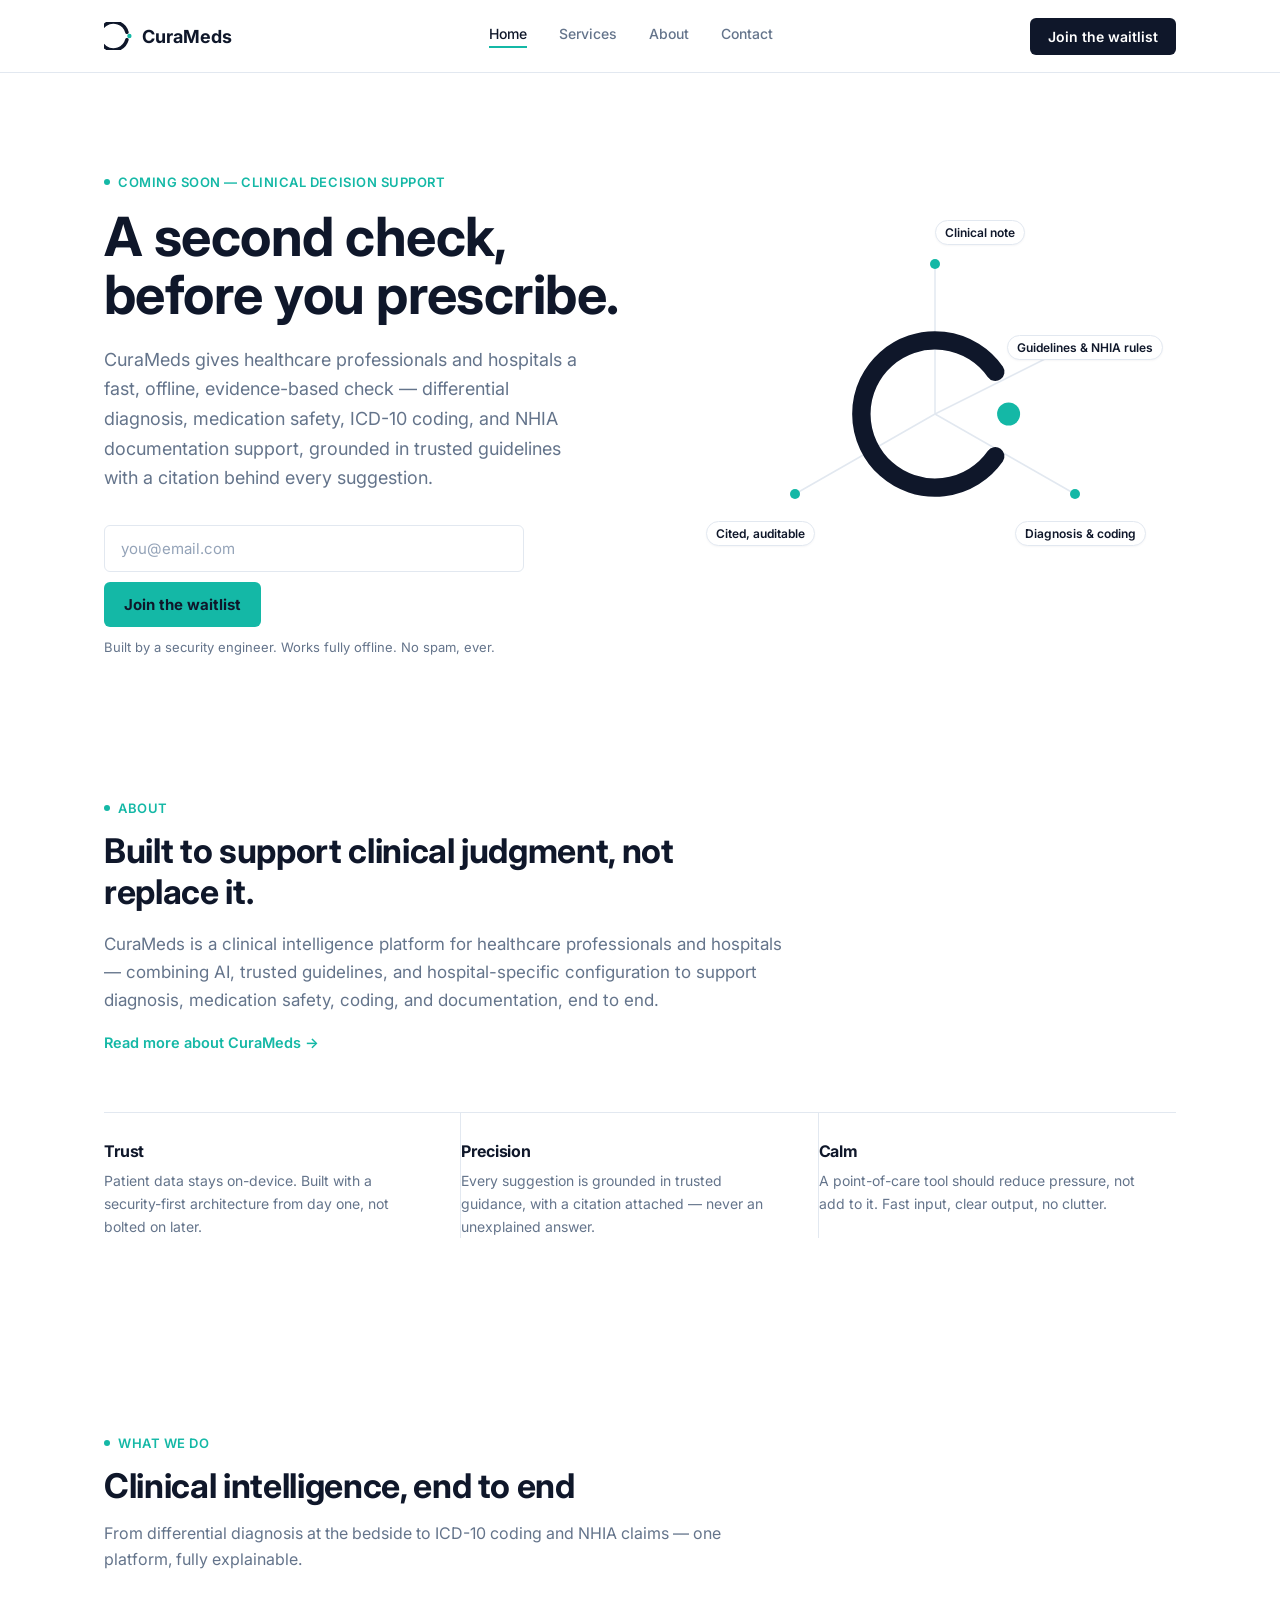
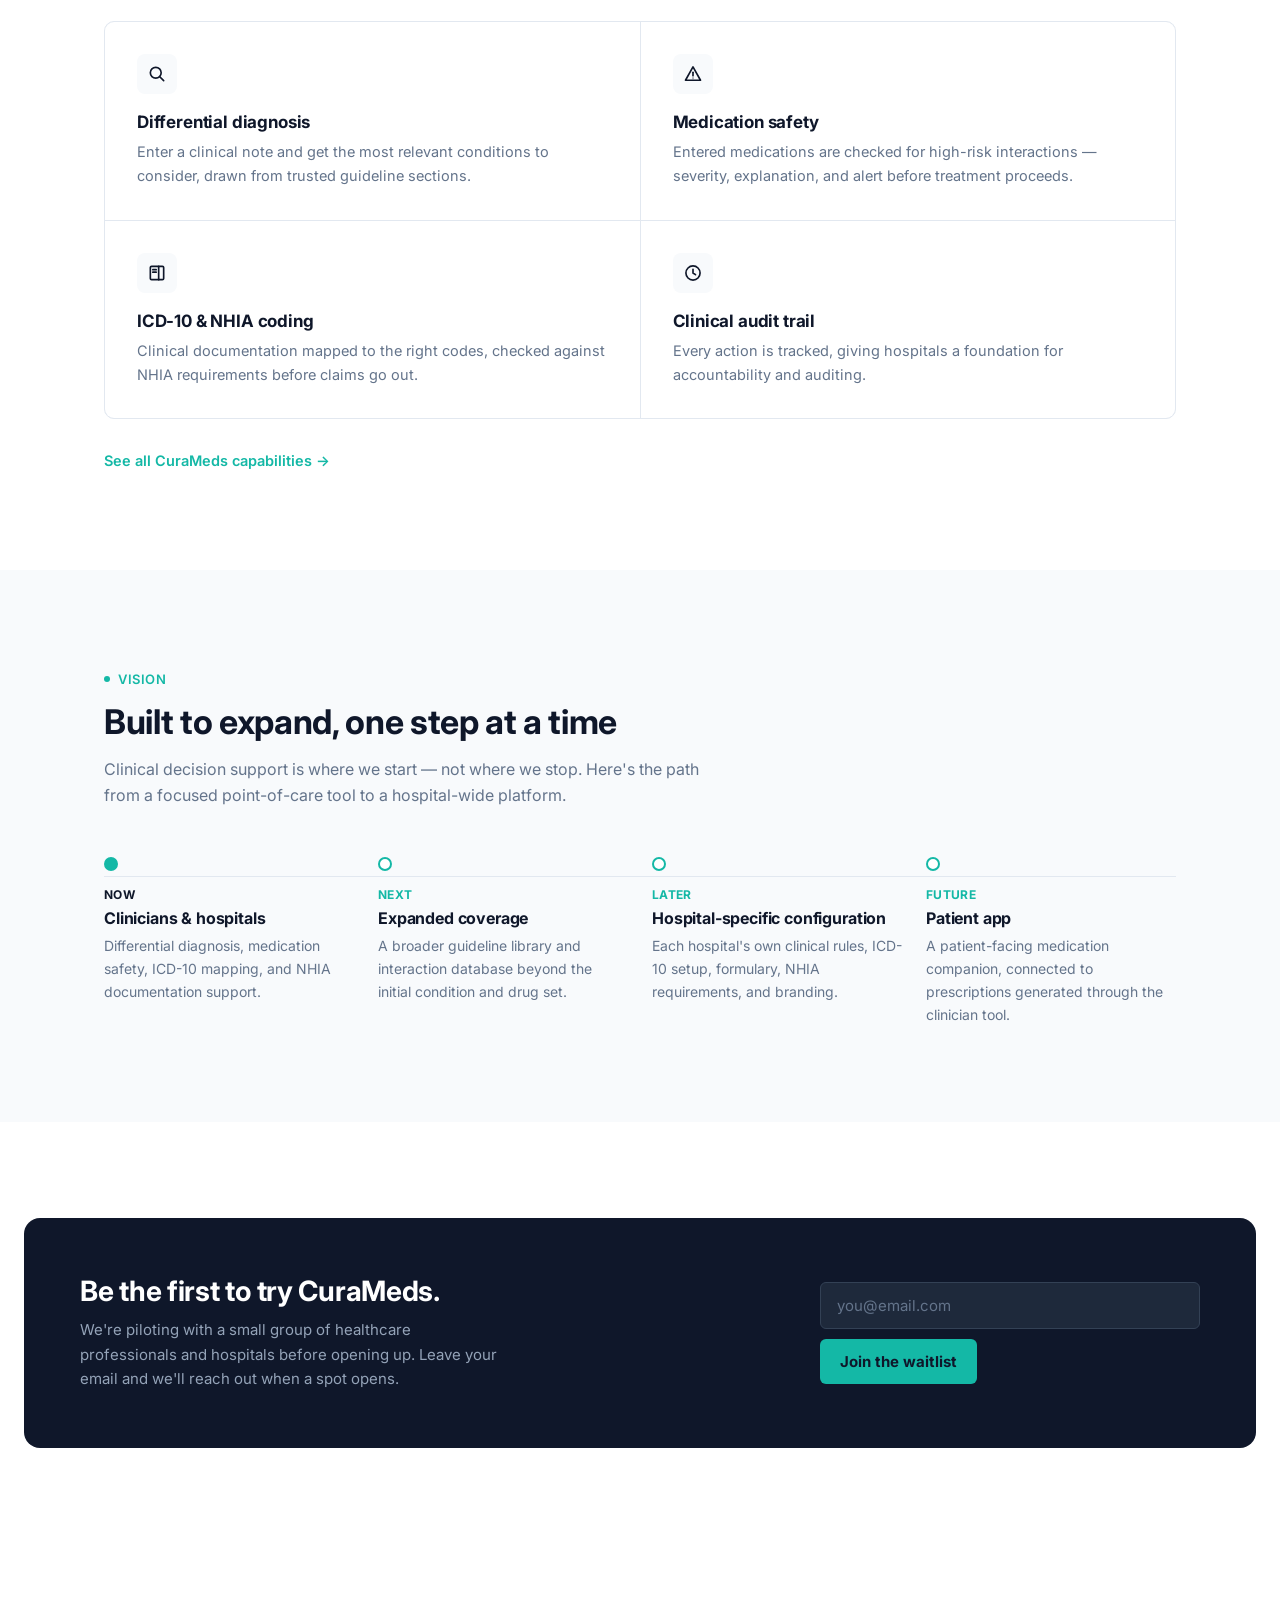
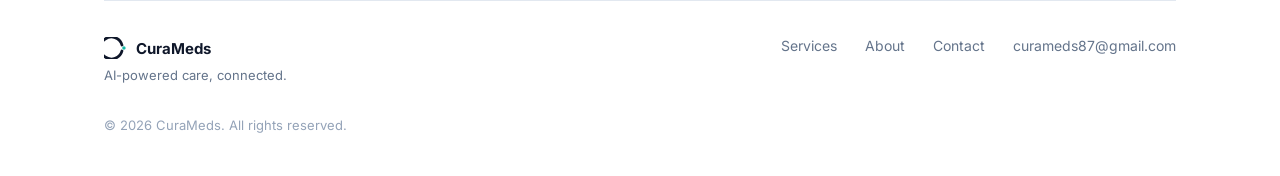
<file: index.html>
<!DOCTYPE html>
<html lang="en">
<head>
<meta charset="UTF-8">
<meta name="viewport" content="width=device-width, initial-scale=1.0">
<title>CuraMeds — Clinical Intelligence for Hospitals</title>
<link rel="preconnect" href="https://fonts.googleapis.com">
<link rel="preconnect" href="https://fonts.gstatic.com" crossorigin>
<link href="https://fonts.googleapis.com/css2?family=Inter:wght@400;500;600;700;800&display=swap" rel="stylesheet">
<link rel="stylesheet" href="styles.css">
</head>
<body>

<header class="site">
  <div class="wrap navrow">
    <a class="brand" href="index.html" aria-label="CuraMeds home">
      <svg viewBox="0 0 128 128" fill="none" xmlns="http://www.w3.org/2000/svg" aria-hidden="true">
        <path d="M104.8,46.6 A64,64 0 1 0 104.8,81.4" stroke="#0F172A" stroke-width="16" stroke-linecap="round" fill="none"/>
        <circle cx="116" cy="64" r="10" fill="#14B8A6"/>
      </svg>
      <span>CuraMeds</span>
    </a>
    <nav class="links" aria-label="Primary">
      <a href="index.html" class="active">Home</a>
      <a href="services.html">Services</a>
      <a href="about.html">About</a>
      <a href="contact.html">Contact</a>
    </nav>
    <a class="navcta" href="#waitlist">Join the waitlist</a>
  </div>
</header>

<main id="top">

  <!-- HERO -->
  <section class="hero">
    <div class="wrap hero-grid">
      <div>
        <span class="eyebrow"><span class="dot"></span>Coming soon — clinical decision support</span>
        <h1>A second check, before you prescribe.</h1>
        <p class="lead">CuraMeds gives healthcare professionals and hospitals a fast, offline, evidence-based check — differential diagnosis, medication safety, ICD-10 coding, and NHIA documentation support, grounded in trusted guidelines with a citation behind every suggestion.</p>
        <form class="waitlist-form" id="heroForm">
          <input type="email" required placeholder="you@email.com" aria-label="Email address">
          <button class="btn-primary" type="submit">Join the waitlist</button>
        </form>
        <p class="form-note" id="heroNote">Built by a security engineer. Works fully offline. No spam, ever.</p>
        <p class="form-success" id="heroSuccess">You're on the list — we'll email you when the pilot opens.</p>
      </div>

      <div class="signature" aria-hidden="true">
        <svg class="sig-svg" viewBox="0 0 440 440" width="100%" height="100%">
          <line x1="220" y1="220" x2="220" y2="70" stroke="#E2E8F0" stroke-width="1.5"/>
          <line x1="220" y1="220" x2="360" y2="150" stroke="#E2E8F0" stroke-width="1.5"/>
          <line x1="220" y1="220" x2="360" y2="300" stroke="#E2E8F0" stroke-width="1.5"/>
          <line x1="220" y1="220" x2="80" y2="300" stroke="#E2E8F0" stroke-width="1.5"/>
          <g transform="translate(220,220) scale(1.15)">
            <path d="M52.4,-36.7 A64,64 0 1 0 52.4,36.7" fill="none" stroke="#0F172A" stroke-width="16" stroke-linecap="round"/>
            <circle cx="64" cy="0" r="10" fill="#14B8A6"/>
          </g>
          <circle cx="220" cy="70" r="5" fill="#14B8A6"/>
          <circle cx="360" cy="150" r="5" fill="#14B8A6"/>
          <circle cx="360" cy="300" r="5" fill="#14B8A6"/>
          <circle cx="80" cy="300" r="5" fill="#14B8A6"/>
        </svg>
        <span class="sig-caption" style="top:6%;left:50%;transform:translateX(-50%);">Clinical note</span>
        <span class="sig-caption" style="top:32%;right:-2%;">Guidelines &amp; NHIA rules</span>
        <span class="sig-caption" style="bottom:20%;right:2%;">Diagnosis &amp; coding</span>
        <span class="sig-caption" style="bottom:20%;left:-2%;">Cited, auditable</span>
      </div>
    </div>
  </section>

  <!-- ABOUT TEASER -->
  <section id="about">
    <div class="wrap">
      <div class="about-top">
        <span class="eyebrow"><span class="dot"></span>About</span>
        <h2 class="h2">Built to support clinical judgment, not replace it.</h2>
        <p style="margin-top:18px;">CuraMeds is a clinical intelligence platform for healthcare professionals and hospitals — combining AI, trusted guidelines, and hospital-specific configuration to support diagnosis, medication safety, coding, and documentation, end to end.</p>
        <p style="margin-top:14px;"><a class="text-link" href="about.html">Read more about CuraMeds &rarr;</a></p>
      </div>
      <div class="pillars">
        <div class="pillar">
          <h3>Trust</h3>
          <p>Patient data stays on-device. Built with a security-first architecture from day one, not bolted on later.</p>
        </div>
        <div class="pillar">
          <h3>Precision</h3>
          <p>Every suggestion is grounded in trusted guidance, with a citation attached — never an unexplained answer.</p>
        </div>
        <div class="pillar">
          <h3>Calm</h3>
          <p>A point-of-care tool should reduce pressure, not add to it. Fast input, clear output, no clutter.</p>
        </div>
      </div>
    </div>
  </section>

  <!-- SERVICES TEASER -->
  <section id="services-teaser">
    <div class="wrap">
      <div class="section-head">
        <span class="eyebrow"><span class="dot"></span>What we do</span>
        <h2>Clinical intelligence, end to end</h2>
        <p>From differential diagnosis at the bedside to ICD-10 coding and NHIA claims — one platform, fully explainable.</p>
      </div>
      <div class="feature-grid">
        <div class="feature">
          <div class="icon">
            <svg viewBox="0 0 24 24" fill="none" stroke-width="2" stroke-linecap="round" stroke-linejoin="round"><circle cx="10.5" cy="10.5" r="6.5"/><line x1="15.3" y1="15.3" x2="20" y2="20"/></svg>
          </div>
          <h3>Differential diagnosis</h3>
          <p>Enter a clinical note and get the most relevant conditions to consider, drawn from trusted guideline sections.</p>
        </div>
        <div class="feature">
          <div class="icon">
            <svg viewBox="0 0 24 24" fill="none" stroke-width="2" stroke-linecap="round" stroke-linejoin="round"><path d="M12 3.5 21 19.5H3Z"/><line x1="12" y1="10" x2="12" y2="14.2"/><circle cx="12" cy="17" r="0.15" fill="#0F172A" stroke="#0F172A"/></svg>
          </div>
          <h3>Medication safety</h3>
          <p>Entered medications are checked for high-risk interactions — severity, explanation, and alert before treatment proceeds.</p>
        </div>
        <div class="feature">
          <div class="icon">
            <svg viewBox="0 0 24 24" fill="none" stroke-width="2" stroke-linecap="round" stroke-linejoin="round"><path d="M4 5.5C4 4.7 4.7 4 5.5 4H14v16H5.5A1.5 1.5 0 0 1 4 18.5Z"/><path d="M14 4h4.5c.83 0 1.5.67 1.5 1.5v13c0 .83-.67 1.5-1.5 1.5H14"/><line x1="7" y1="8" x2="11" y2="8"/><line x1="7" y1="11" x2="11" y2="11"/></svg>
          </div>
          <h3>ICD-10 &amp; NHIA coding</h3>
          <p>Clinical documentation mapped to the right codes, checked against NHIA requirements before claims go out.</p>
        </div>
        <div class="feature">
          <div class="icon">
            <svg viewBox="0 0 24 24" fill="none" stroke-width="2" stroke-linecap="round" stroke-linejoin="round"><circle cx="12" cy="12" r="8.5"/><path d="M12 7.5V12l3 2"/></svg>
          </div>
          <h3>Clinical audit trail</h3>
          <p>Every action is tracked, giving hospitals a foundation for accountability and auditing.</p>
        </div>
      </div>
      <p style="margin-top:28px;"><a class="text-link" href="services.html">See all CuraMeds capabilities &rarr;</a></p>
    </div>
  </section>

  <!-- VISION -->
  <section id="vision" class="vision">
    <div class="wrap">
      <div class="section-head">
        <span class="eyebrow"><span class="dot"></span>Vision</span>
        <h2>Built to expand, one step at a time</h2>
        <p>Clinical decision support is where we start — not where we stop. Here's the path from a focused point-of-care tool to a hospital-wide platform.</p>
      </div>
      <div class="roadmap">
        <div class="roadmap-line"></div>
        <div class="roadmap-steps">
          <div class="step now">
            <div class="node"></div>
            <span class="tag">Now</span>
            <h3>Clinicians &amp; hospitals</h3>
            <p>Differential diagnosis, medication safety, ICD-10 mapping, and NHIA documentation support.</p>
          </div>
          <div class="step">
            <div class="node"></div>
            <span class="tag">Next</span>
            <h3>Expanded coverage</h3>
            <p>A broader guideline library and interaction database beyond the initial condition and drug set.</p>
          </div>
          <div class="step">
            <div class="node"></div>
            <span class="tag">Later</span>
            <h3>Hospital-specific configuration</h3>
            <p>Each hospital's own clinical rules, ICD-10 setup, formulary, NHIA requirements, and branding.</p>
          </div>
          <div class="step">
            <div class="node"></div>
            <span class="tag">Future</span>
            <h3>Patient app</h3>
            <p>A patient-facing medication companion, connected to prescriptions generated through the clinician tool.</p>
          </div>
        </div>
      </div>
    </div>
  </section>

  <!-- WAITLIST -->
  <section id="waitlist">
    <div class="cta-band">
      <div class="cta-inner">
        <div>
          <h2>Be the first to try CuraMeds.</h2>
          <p>We're piloting with a small group of healthcare professionals and hospitals before opening up. Leave your email and we'll reach out when a spot opens.</p>
        </div>
        <form class="cta-form" id="ctaForm">
          <input type="email" required placeholder="you@email.com" aria-label="Email address">
          <button class="btn-primary" type="submit">Join the waitlist</button>
        </form>
      </div>
    </div>
  </section>

</main>

<footer>
  <div class="wrap">
    <div class="foot-grid">
      <div>
        <div class="foot-brand">
          <svg viewBox="0 0 128 128" fill="none" xmlns="http://www.w3.org/2000/svg" aria-hidden="true">
            <path d="M104.8,46.6 A64,64 0 1 0 104.8,81.4" stroke="#0F172A" stroke-width="16" stroke-linecap="round" fill="none"/>
            <circle cx="116" cy="64" r="10" fill="#14B8A6"/>
          </svg>
          <span>CuraMeds</span>
        </div>
        <p class="foot-tag">AI-powered care, connected.</p>
      </div>
      <div class="foot-links">
        <a href="services.html">Services</a>
        <a href="about.html">About</a>
        <a href="contact.html">Contact</a>
        <a href="mailto:curameds87@gmail.com">curameds87@gmail.com</a>
      </div>
    </div>
    <p class="foot-copy">&copy; 2026 CuraMeds. All rights reserved.</p>
  </div>
</footer>

<script>
  function handleWaitlist(formId, noteId, successId){
    var form = document.getElementById(formId);
    if(!form) return;
    form.addEventListener('submit', function(e){
      e.preventDefault();
      form.style.display = 'none';
      if(noteId){ var n = document.getElementById(noteId); if(n) n.style.display = 'none'; }
      if(successId){ var s = document.getElementById(successId); if(s) s.style.display = 'block'; }
      else {
        var msg = document.createElement('p');
        msg.textContent = "You're on the list — we'll email you when the pilot opens.";
        msg.style.color = '#0d9488';
        msg.style.fontWeight = '600';
        msg.style.fontSize = '14px';
        msg.style.marginTop = '10px';
        form.parentNode.appendChild(msg);
      }
    });
  }
  handleWaitlist('heroForm','heroNote','heroSuccess');
  handleWaitlist('ctaForm', null, null);
</script>

</body>
</html>
</file>
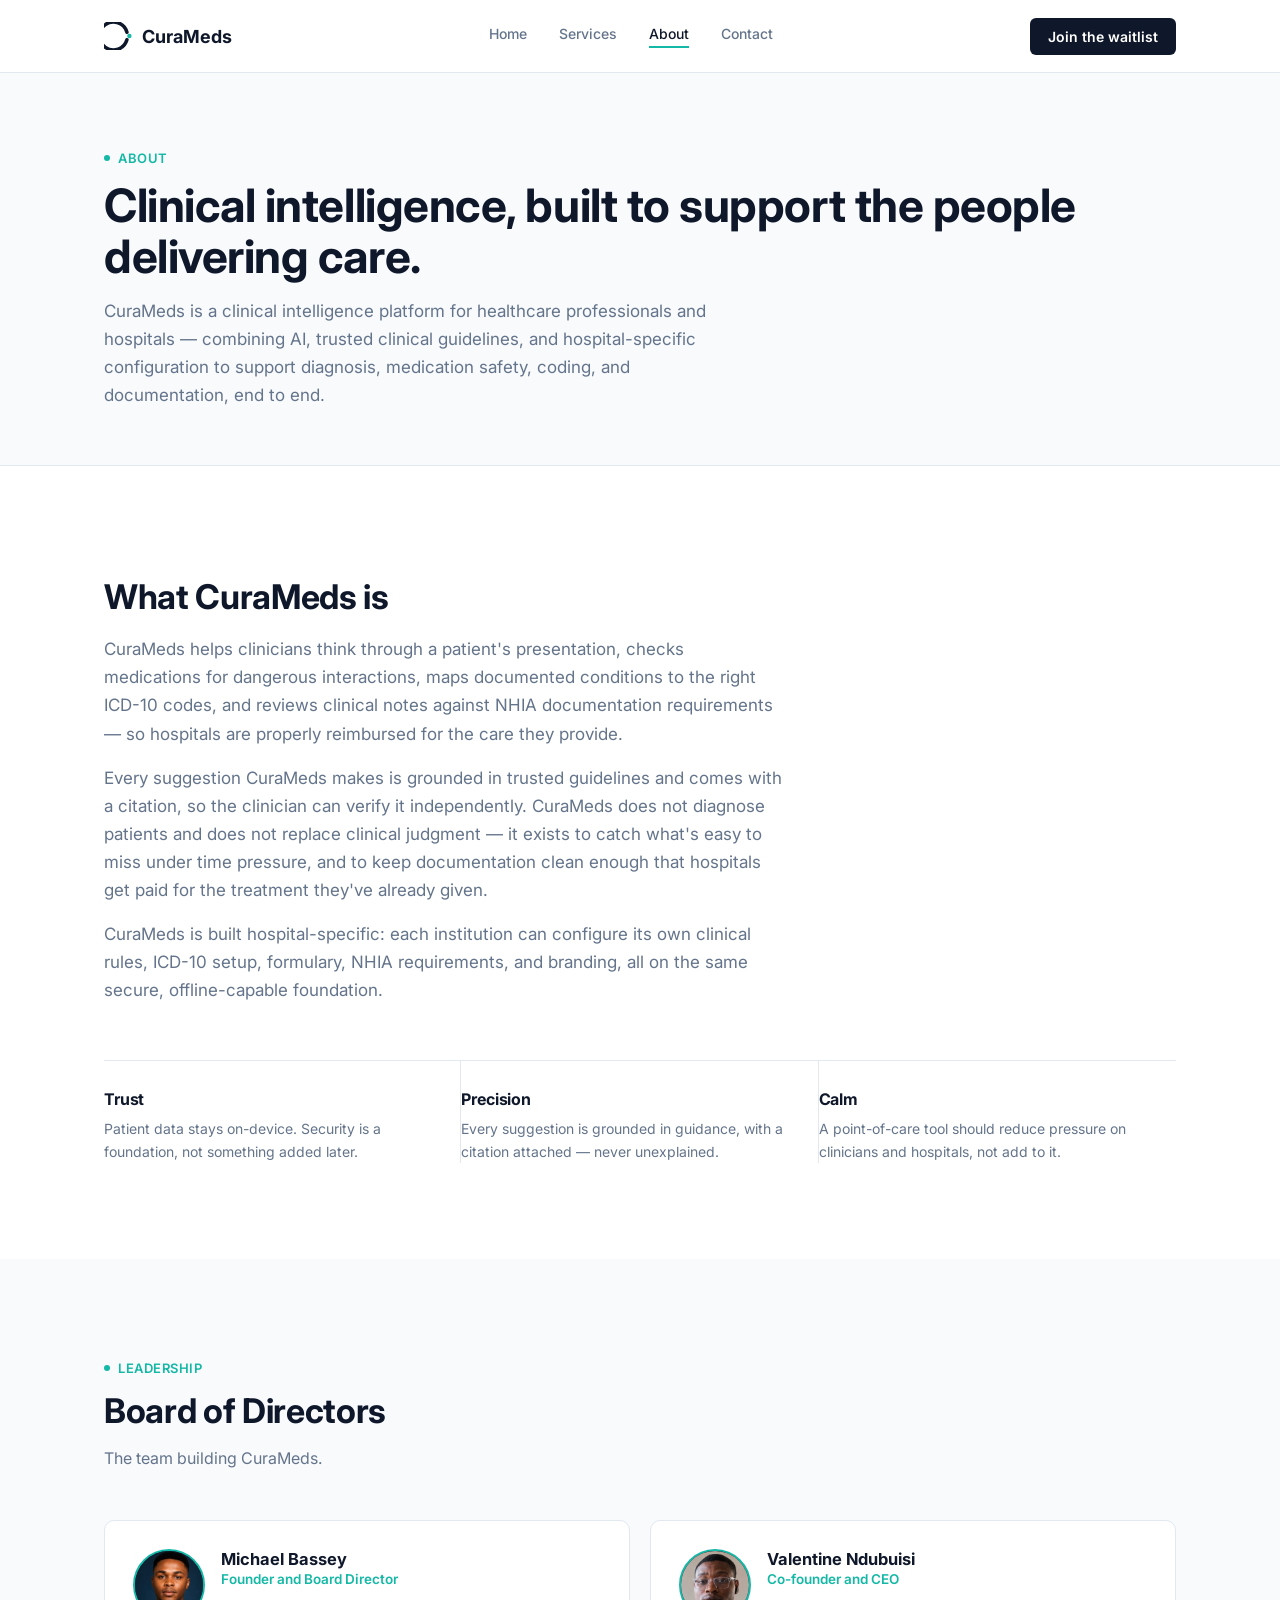
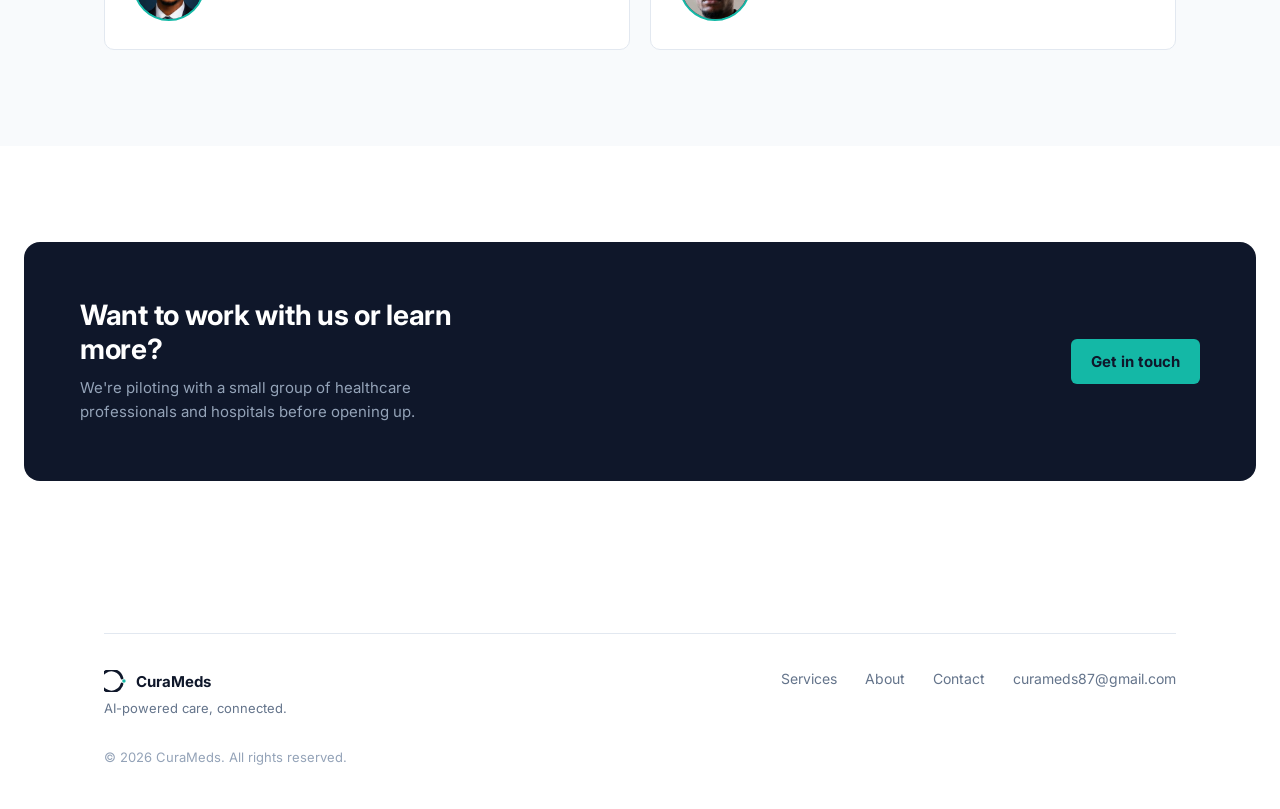
<file: about.html>
<!DOCTYPE html>
<html lang="en">
<head>
<meta charset="UTF-8">
<meta name="viewport" content="width=device-width, initial-scale=1.0">
<title>About — CuraMeds</title>
<link rel="preconnect" href="https://fonts.googleapis.com">
<link rel="preconnect" href="https://fonts.gstatic.com" crossorigin>
<link href="https://fonts.googleapis.com/css2?family=Inter:wght@400;500;600;700;800&display=swap" rel="stylesheet">
<link rel="stylesheet" href="styles.css">
</head>
<body>

<header class="site">
  <div class="wrap navrow">
    <a class="brand" href="index.html" aria-label="CuraMeds home">
      <svg viewBox="0 0 128 128" fill="none" xmlns="http://www.w3.org/2000/svg" aria-hidden="true">
        <path d="M104.8,46.6 A64,64 0 1 0 104.8,81.4" stroke="#0F172A" stroke-width="16" stroke-linecap="round" fill="none"/>
        <circle cx="116" cy="64" r="10" fill="#14B8A6"/>
      </svg>
      <span>CuraMeds</span>
    </a>
    <nav class="links" aria-label="Primary">
      <a href="index.html">Home</a>
      <a href="services.html">Services</a>
      <a href="about.html" class="active">About</a>
      <a href="contact.html">Contact</a>
    </nav>
    <a class="navcta" href="index.html#waitlist">Join the waitlist</a>
  </div>
</header>

<main>

  <!-- PAGE HERO -->
  <section class="page-hero">
    <div class="wrap">
      <span class="eyebrow"><span class="dot"></span>About</span>
      <h1>Clinical intelligence, built to support the people delivering care.</h1>
      <p>CuraMeds is a clinical intelligence platform for healthcare professionals and hospitals — combining AI, trusted clinical guidelines, and hospital-specific configuration to support diagnosis, medication safety, coding, and documentation, end to end.</p>
    </div>
  </section>

  <!-- SUMMARY -->
  <section>
    <div class="wrap">
      <div class="about-top">
        <h2 class="h2">What CuraMeds is</h2>
        <p style="margin-top:18px;">CuraMeds helps clinicians think through a patient's presentation, checks medications for dangerous interactions, maps documented conditions to the right ICD-10 codes, and reviews clinical notes against NHIA documentation requirements — so hospitals are properly reimbursed for the care they provide.</p>
        <p style="margin-top:16px;">Every suggestion CuraMeds makes is grounded in trusted guidelines and comes with a citation, so the clinician can verify it independently. CuraMeds does not diagnose patients and does not replace clinical judgment — it exists to catch what's easy to miss under time pressure, and to keep documentation clean enough that hospitals get paid for the treatment they've already given.</p>
        <p style="margin-top:16px;">CuraMeds is built hospital-specific: each institution can configure its own clinical rules, ICD-10 setup, formulary, NHIA requirements, and branding, all on the same secure, offline-capable foundation.</p>
      </div>

      <div class="pillars">
        <div class="pillar">
          <h3>Trust</h3>
          <p>Patient data stays on-device. Security is a foundation, not something added later.</p>
        </div>
        <div class="pillar">
          <h3>Precision</h3>
          <p>Every suggestion is grounded in guidance, with a citation attached — never unexplained.</p>
        </div>
        <div class="pillar">
          <h3>Calm</h3>
          <p>A point-of-care tool should reduce pressure on clinicians and hospitals, not add to it.</p>
        </div>
      </div>
    </div>
  </section>

  <!-- BOARD OF DIRECTORS -->
  <section class="vision">
    <div class="wrap">
      <div class="section-head">
        <span class="eyebrow"><span class="dot"></span>Leadership</span>
        <h2>Board of Directors</h2>
        <p>The team building CuraMeds.</p>
      </div>

      <div class="team-grid">
        <div class="team-card">
          <div class="team-avatar"><img src="team-michael.jpg" alt="Michael Bassey"></div>
          <div>
            <div class="team-name">Michael Bassey</div>
            <div class="team-role">Founder and Board Director</div>
          </div>
        </div>
        <div class="team-card">
          <div class="team-avatar"><img src="team-chidalu.jpg" alt="Chidalu Ndubuisi"></div>
          <div>
            <div class="team-name">Valentine Ndubuisi</div>
            <div class="team-role">Co-founder and CEO</div>
          </div>
        </div>
      </div>
    </div>
  </section>

  <!-- CTA -->
  <section>
    <div class="cta-band">
      <div class="cta-inner">
        <div>
          <h2>Want to work with us or learn more?</h2>
          <p>We're piloting with a small group of healthcare professionals and hospitals before opening up.</p>
        </div>
        <a class="btn-primary" href="contact.html" style="text-decoration:none;display:inline-block;">Get in touch</a>
      </div>
    </div>
  </section>

</main>

<footer>
  <div class="wrap">
    <div class="foot-grid">
      <div>
        <div class="foot-brand">
          <svg viewBox="0 0 128 128" fill="none" xmlns="http://www.w3.org/2000/svg" aria-hidden="true">
            <path d="M104.8,46.6 A64,64 0 1 0 104.8,81.4" stroke="#0F172A" stroke-width="16" stroke-linecap="round" fill="none"/>
            <circle cx="116" cy="64" r="10" fill="#14B8A6"/>
          </svg>
          <span>CuraMeds</span>
        </div>
        <p class="foot-tag">AI-powered care, connected.</p>
      </div>
      <div class="foot-links">
        <a href="services.html">Services</a>
        <a href="about.html">About</a>
        <a href="contact.html">Contact</a>
        <a href="mailto:curameds87@gmail.com">curameds87@gmail.com</a>
      </div>
    </div>
    <p class="foot-copy">&copy; 2026 CuraMeds. All rights reserved.</p>
  </div>
</footer>

</body>
</html>
</file>
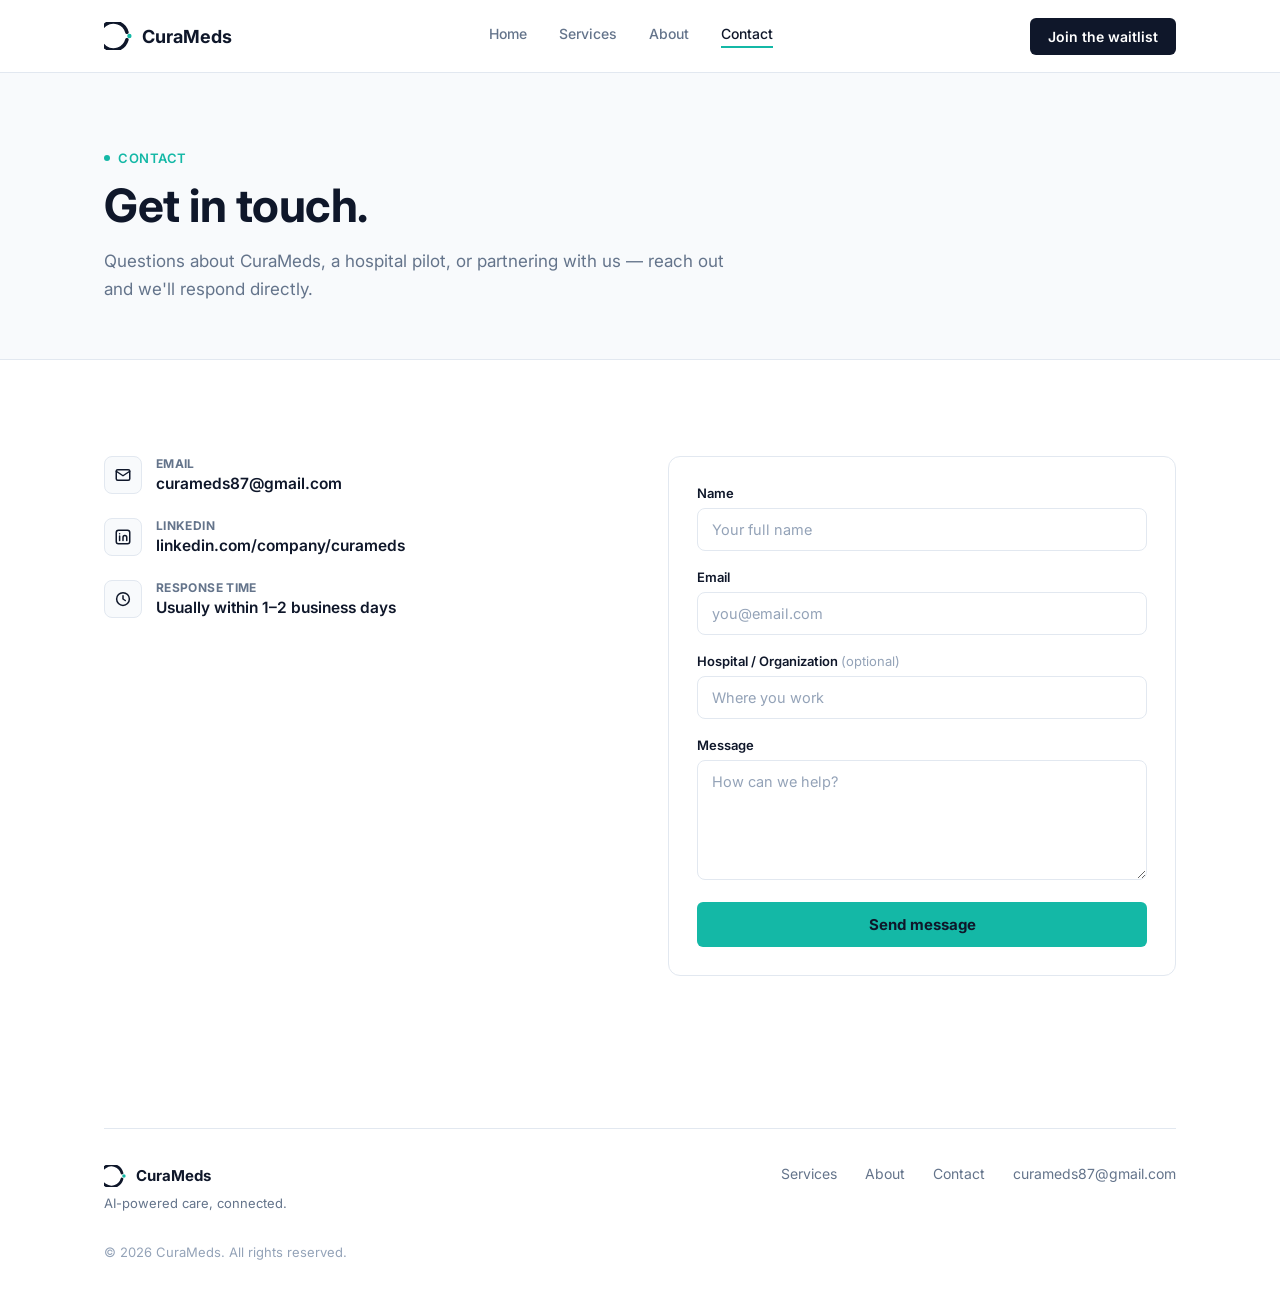
<file: contact.html>
<!DOCTYPE html>
<html lang="en">
<head>
<meta charset="UTF-8">
<meta name="viewport" content="width=device-width, initial-scale=1.0">
<title>Contact — CuraMeds</title>
<link rel="preconnect" href="https://fonts.googleapis.com">
<link rel="preconnect" href="https://fonts.gstatic.com" crossorigin>
<link href="https://fonts.googleapis.com/css2?family=Inter:wght@400;500;600;700;800&display=swap" rel="stylesheet">
<link rel="stylesheet" href="styles.css">
</head>
<body>

<header class="site">
  <div class="wrap navrow">
    <a class="brand" href="index.html" aria-label="CuraMeds home">
      <svg viewBox="0 0 128 128" fill="none" xmlns="http://www.w3.org/2000/svg" aria-hidden="true">
        <path d="M104.8,46.6 A64,64 0 1 0 104.8,81.4" stroke="#0F172A" stroke-width="16" stroke-linecap="round" fill="none"/>
        <circle cx="116" cy="64" r="10" fill="#14B8A6"/>
      </svg>
      <span>CuraMeds</span>
    </a>
    <nav class="links" aria-label="Primary">
      <a href="index.html">Home</a>
      <a href="services.html">Services</a>
      <a href="about.html">About</a>
      <a href="contact.html" class="active">Contact</a>
    </nav>
    <a class="navcta" href="index.html#waitlist">Join the waitlist</a>
  </div>
</header>

<main>

  <!-- PAGE HERO -->
  <section class="page-hero">
    <div class="wrap">
      <span class="eyebrow"><span class="dot"></span>Contact</span>
      <h1>Get in touch.</h1>
      <p>Questions about CuraMeds, a hospital pilot, or partnering with us — reach out and we'll respond directly.</p>
    </div>
  </section>

  <!-- CONTACT GRID -->
  <section>
    <div class="wrap contact-grid">

      <div>
        <div class="contact-info-item">
          <div class="contact-info-icon">
            <svg viewBox="0 0 24 24" fill="none" stroke-width="2" stroke-linecap="round" stroke-linejoin="round"><rect x="3" y="5" width="18" height="14" rx="2"/><path d="M3 7l9 6 9-6"/></svg>
          </div>
          <div>
            <div class="contact-info-label">Email</div>
            <a class="contact-info-value" href="mailto:curameds87@gmail.com">curameds87@gmail.com</a>
          </div>
        </div>

        <div class="contact-info-item">
          <div class="contact-info-icon">
            <svg viewBox="0 0 24 24" fill="none" stroke-width="2" stroke-linecap="round" stroke-linejoin="round"><rect x="3" y="3" width="18" height="18" rx="3"/><path d="M7.5 10.5v6M7.5 7.5v.01M12 16.5v-4c0-1.4 1.1-2.5 2.5-2.5s2.5 1.1 2.5 2.5v4M12 12.5v4"/></svg>
          </div>
          <div>
            <div class="contact-info-label">LinkedIn</div>
            <a class="contact-info-value" href="https://www.linkedin.com/company/curameds" target="_blank" rel="noopener">linkedin.com/company/curameds</a>
          </div>
        </div>

        <div class="contact-info-item">
          <div class="contact-info-icon">
            <svg viewBox="0 0 24 24" fill="none" stroke-width="2" stroke-linecap="round" stroke-linejoin="round"><path d="M20.5 12a8.5 8.5 0 1 1-17 0 8.5 8.5 0 0 1 17 0Z"/><path d="M12 7.5V12l3 2"/></svg>
          </div>
          <div>
            <div class="contact-info-label">Response time</div>
            <div class="contact-info-value" style="font-weight:600;">Usually within 1–2 business days</div>
          </div>
        </div>
      </div>

      <form class="contact-form" id="contactForm">
        <div class="form-row">
          <label for="c-name">Name</label>
          <input id="c-name" type="text" required placeholder="Your full name">
        </div>
        <div class="form-row">
          <label for="c-email">Email</label>
          <input id="c-email" type="email" required placeholder="you@email.com">
        </div>
        <div class="form-row">
          <label for="c-org">Hospital / Organization <span style="font-weight:400;color:#94A3B8;">(optional)</span></label>
          <input id="c-org" type="text" placeholder="Where you work">
        </div>
        <div class="form-row">
          <label for="c-msg">Message</label>
          <textarea id="c-msg" required placeholder="How can we help?"></textarea>
        </div>
        <button class="btn-primary" type="submit" style="width:100%;">Send message</button>
        <p class="contact-success" id="contactSuccess">Thanks — your message has been received. We'll get back to you soon.</p>
      </form>

    </div>
  </section>

</main>

<footer>
  <div class="wrap">
    <div class="foot-grid">
      <div>
        <div class="foot-brand">
          <svg viewBox="0 0 128 128" fill="none" xmlns="http://www.w3.org/2000/svg" aria-hidden="true">
            <path d="M104.8,46.6 A64,64 0 1 0 104.8,81.4" stroke="#0F172A" stroke-width="16" stroke-linecap="round" fill="none"/>
            <circle cx="116" cy="64" r="10" fill="#14B8A6"/>
          </svg>
          <span>CuraMeds</span>
        </div>
        <p class="foot-tag">AI-powered care, connected.</p>
      </div>
      <div class="foot-links">
        <a href="services.html">Services</a>
        <a href="about.html">About</a>
        <a href="contact.html">Contact</a>
        <a href="mailto:curameds87@gmail.com">curameds87@gmail.com</a>
      </div>
    </div>
    <p class="foot-copy">&copy; 2026 CuraMeds. All rights reserved.</p>
  </div>
</footer>

<script>
  var form = document.getElementById('contactForm');
  if (form) {
    form.addEventListener('submit', function(e){
      e.preventDefault();
      form.querySelectorAll('input, textarea, button').forEach(function(el){ el.style.display = 'none'; });
      document.getElementById('contactSuccess').style.display = 'block';
    });
  }
</script>

</body>
</html>
</file>
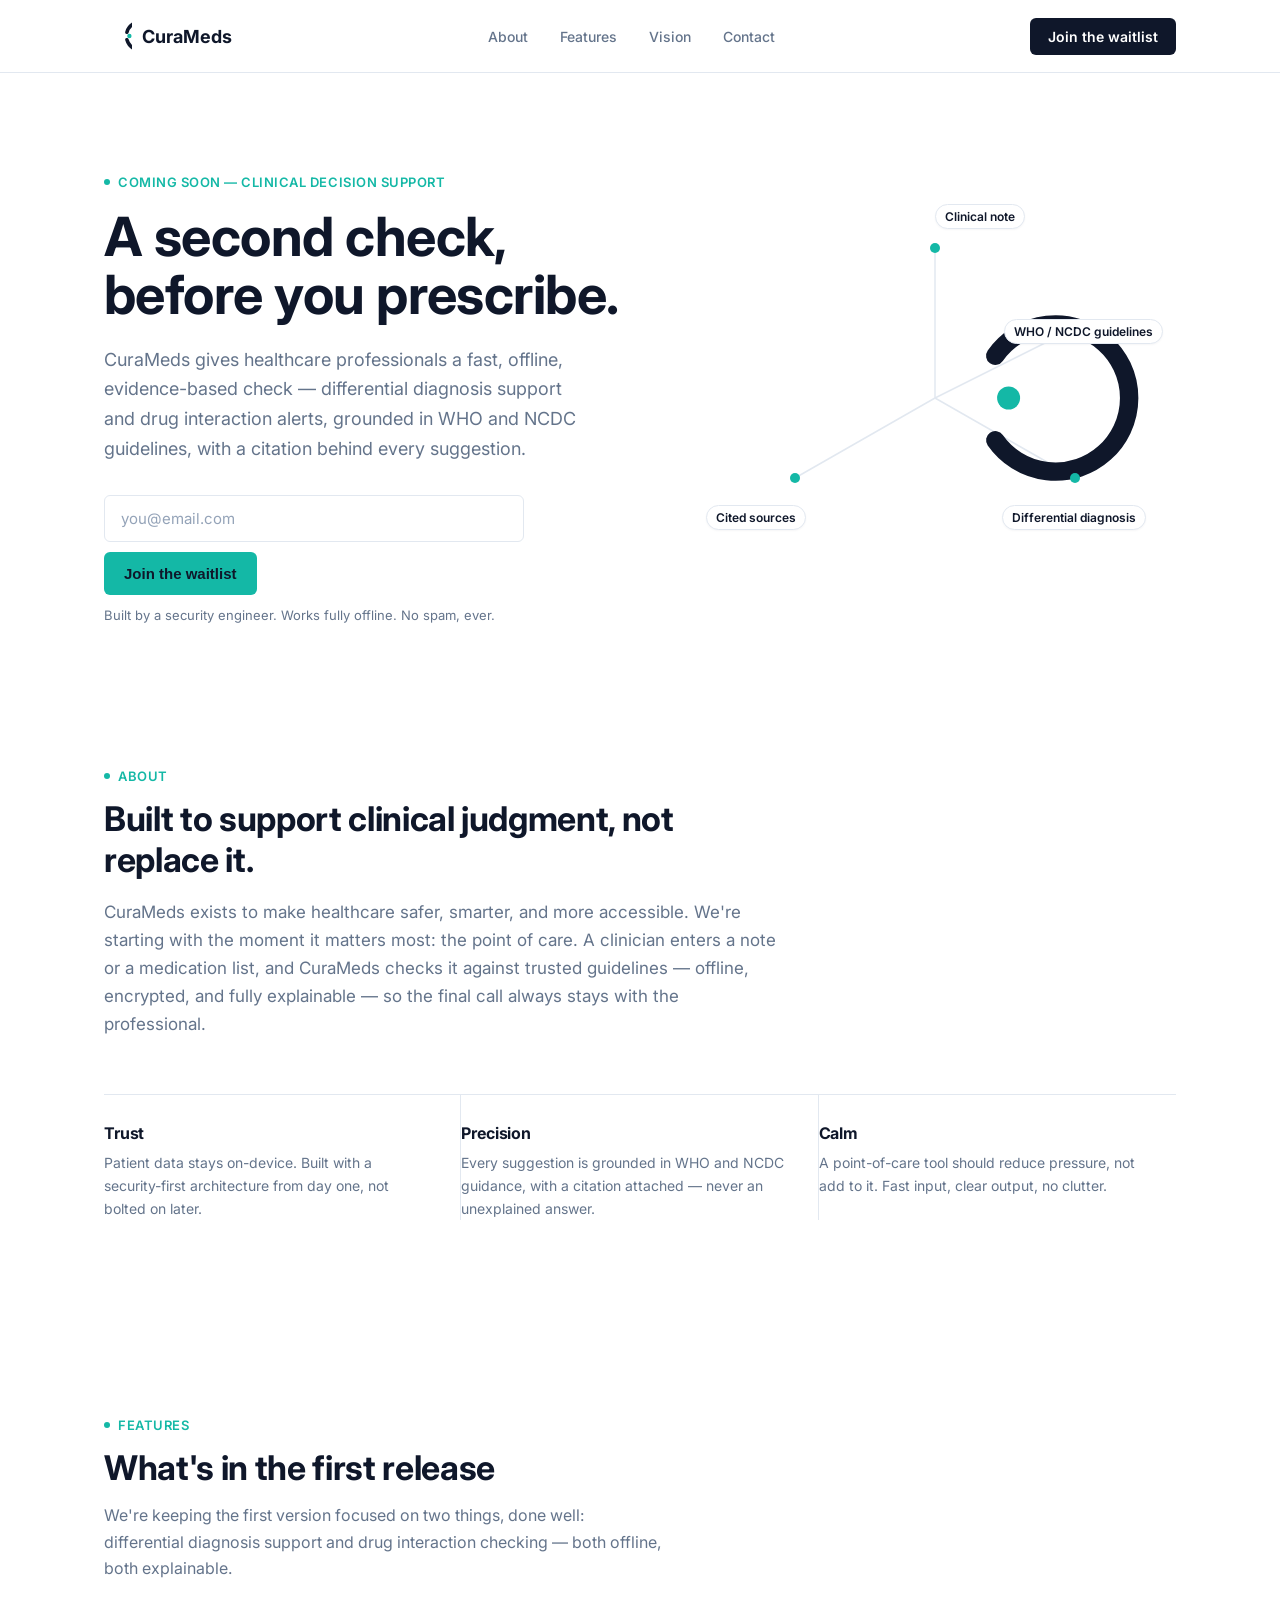
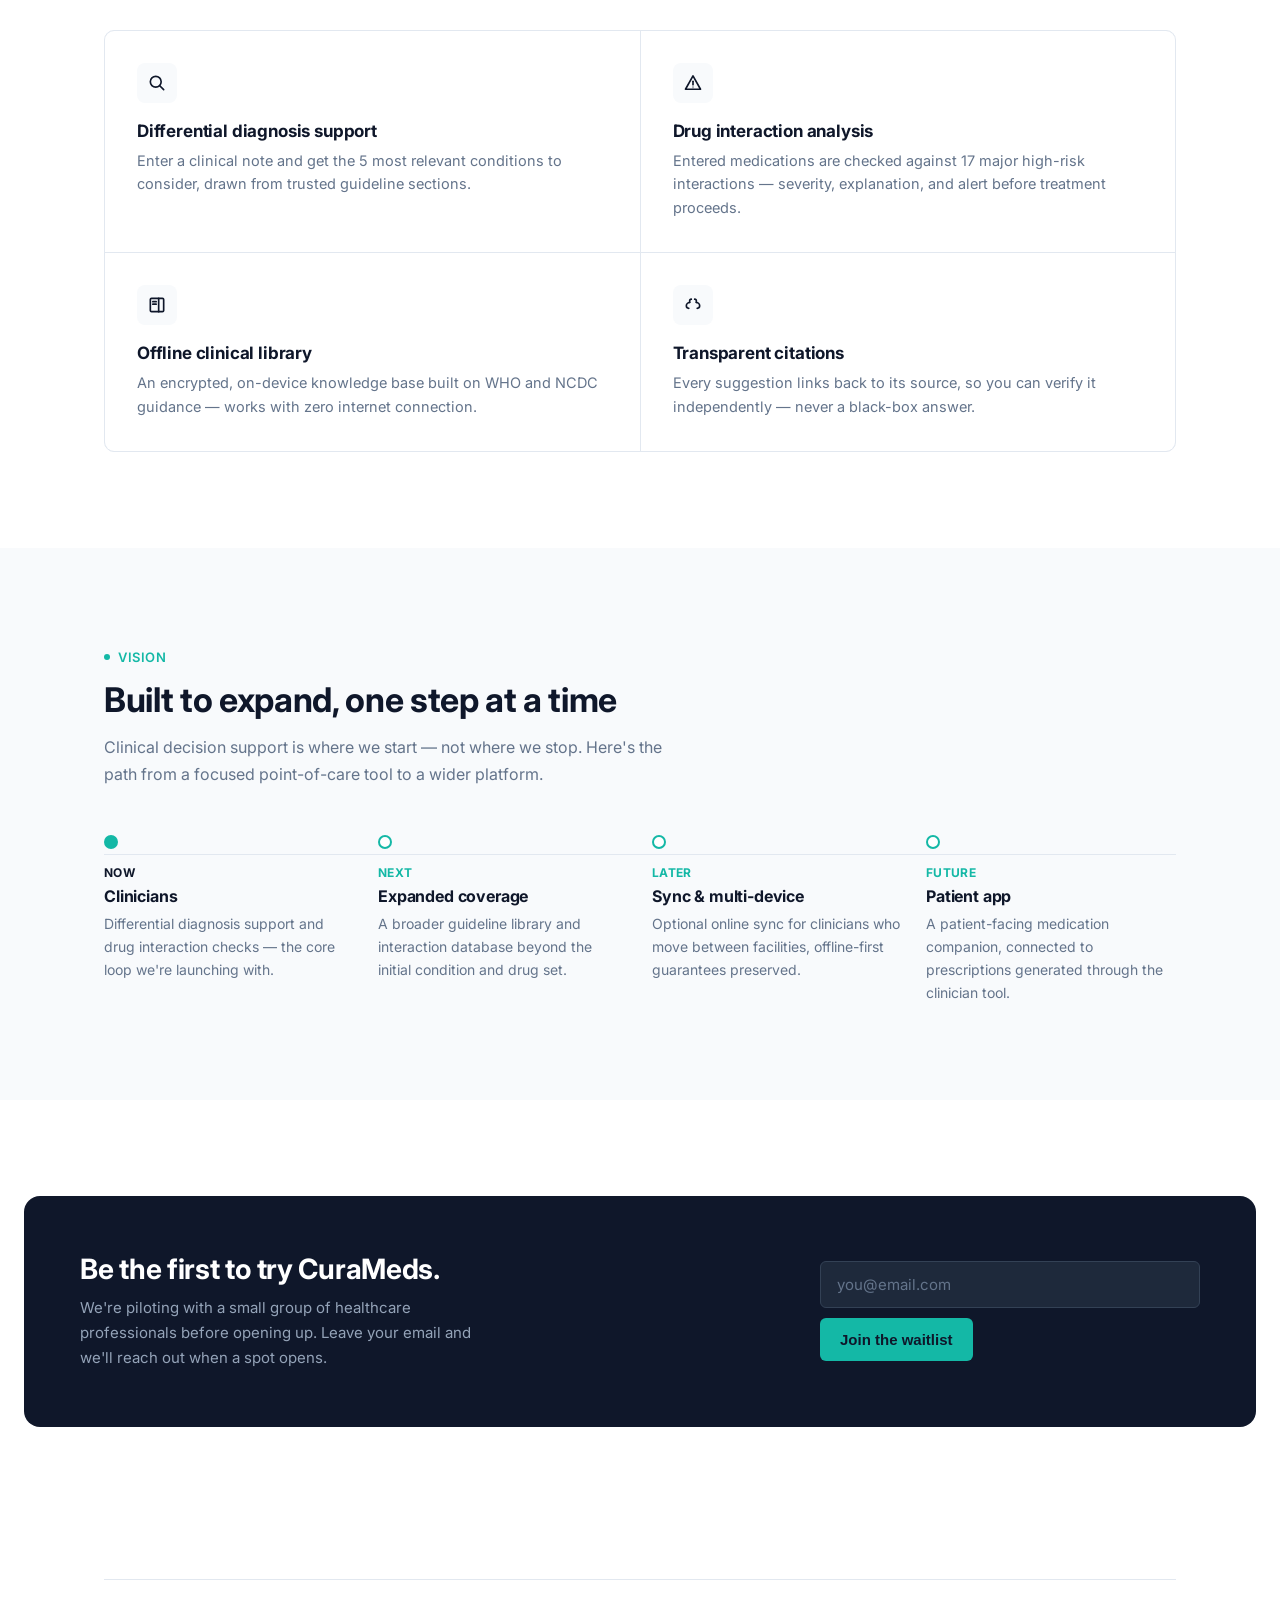
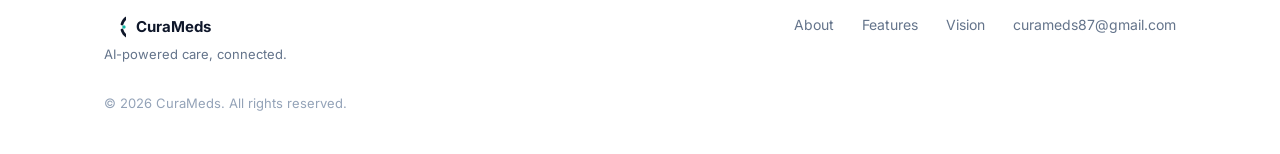
<file: curameds-landing (1).html>
<!DOCTYPE html>
<html lang="en">
<head>
<meta charset="UTF-8">
<meta name="viewport" content="width=device-width, initial-scale=1.0">
<title>CuraMeds — A second check, before you prescribe</title>
<link rel="preconnect" href="https://fonts.googleapis.com">
<link rel="preconnect" href="https://fonts.gstatic.com" crossorigin>
<link href="https://fonts.googleapis.com/css2?family=Inter:wght@400;500;600;700;800&display=swap" rel="stylesheet">
<style>
  :root{
    --navy:#0F172A;
    --teal:#14B8A6;
    --white:#FFFFFF;
    --lgray:#F8FAFC;
    --mgray:#64748B;
    --emerald:#10B981;
    --border:#E2E8F0;
    --maxw:1120px;
  }
  *{box-sizing:border-box;}
  html{scroll-behavior:smooth;}
  body{
    margin:0;
    font-family:'Inter',Helvetica,Arial,sans-serif;
    color:var(--navy);
    background:var(--white);
    -webkit-font-smoothing:antialiased;
  }
  a{color:inherit;}
  img,svg{display:block;max-width:100%;}
  .wrap{max-width:var(--maxw);margin:0 auto;padding:0 24px;}
  .eyebrow{
    display:inline-flex;align-items:center;gap:8px;
    font-size:13px;font-weight:600;letter-spacing:.04em;text-transform:uppercase;
    color:var(--teal);
  }
  .eyebrow .dot{width:6px;height:6px;border-radius:50%;background:var(--teal);}
  h1,h2,h3{margin:0;font-weight:700;letter-spacing:-0.01em;}
  p{margin:0;line-height:1.65;color:var(--mgray);}
  section{padding:96px 0;}
  @media (max-width:640px){section{padding:64px 0;}}

  /* Focus visibility */
  a:focus-visible,button:focus-visible,input:focus-visible{
    outline:2px solid var(--teal);outline-offset:3px;border-radius:4px;
  }

  /* NAV */
  header.site{
    position:sticky;top:0;z-index:50;
    background:rgba(255,255,255,.9);backdrop-filter:blur(8px);
    border-bottom:1px solid var(--border);
  }
  .navrow{display:flex;align-items:center;justify-content:space-between;height:72px;}
  .brand{display:flex;align-items:center;gap:10px;text-decoration:none;}
  .brand svg{width:28px;height:28px;}
  .brand span{font-size:18px;font-weight:700;color:var(--navy);}
  nav.links{display:flex;gap:32px;}
  nav.links a{font-size:14px;font-weight:500;color:var(--mgray);text-decoration:none;transition:color .15s ease;}
  nav.links a:hover{color:var(--navy);}
  .navcta{
    font-size:14px;font-weight:600;color:var(--white);background:var(--navy);
    padding:10px 18px;border-radius:6px;text-decoration:none;border:none;cursor:pointer;
    transition:background .15s ease;
  }
  .navcta:hover{background:#1e293b;}
  .navmobile{display:none;}
  @media (max-width:800px){
    nav.links{display:none;}
  }

  /* HERO */
  .hero{padding:96px 0 40px;}
  .hero-grid{display:grid;grid-template-columns:1.05fr .95fr;gap:56px;align-items:center;}
  @media (max-width:900px){.hero-grid{grid-template-columns:1fr;gap:48px;}}
  .hero h1{
    font-size:clamp(34px,5vw,54px);line-height:1.08;margin:18px 0 20px;color:var(--navy);
  }
  .hero p.lead{font-size:18px;max-width:480px;margin-bottom:32px;}
  .waitlist-form{display:flex;gap:10px;max-width:420px;flex-wrap:wrap;}
  .waitlist-form input[type=email]{
    flex:1 1 220px;padding:13px 16px;border:1px solid var(--border);border-radius:6px;
    font-size:15px;font-family:inherit;color:var(--navy);background:var(--white);
  }
  .waitlist-form input::placeholder{color:#94A3B8;}
  .btn-primary{
    padding:13px 20px;border-radius:6px;border:none;background:var(--teal);color:var(--navy);
    font-weight:700;font-size:15px;cursor:pointer;transition:background .15s ease, transform .1s ease;
    white-space:nowrap;
  }
  .btn-primary:hover{background:#0d9488;color:var(--white);}
  .btn-primary:active{transform:scale(.98);}
  .form-note{font-size:13px;color:var(--mgray);margin-top:10px;}
  .form-success{font-size:14px;color:#0d9488;font-weight:600;display:none;margin-top:10px;}

  /* HERO SIGNATURE — connected loop diagram */
  .signature{position:relative;width:100%;aspect-ratio:1/1;max-width:440px;margin:0 auto;}
  .sig-caption{
    position:absolute;font-size:12px;font-weight:600;color:var(--navy);
    background:var(--white);padding:4px 9px;border:1px solid var(--border);border-radius:20px;
    white-space:nowrap;box-shadow:0 1px 2px rgba(15,23,42,.04);
  }
  @keyframes fadein{from{opacity:0;transform:translateY(6px);}to{opacity:1;transform:translateY(0);}}
  .sig-caption, .sig-svg{animation:fadein .6s ease both;}
  .sig-caption:nth-of-type(1){animation-delay:.15s;}
  .sig-caption:nth-of-type(2){animation-delay:.3s;}
  .sig-caption:nth-of-type(3){animation-delay:.45s;}
  .sig-caption:nth-of-type(4){animation-delay:.6s;}
  @media (prefers-reduced-motion:reduce){
    .sig-caption,.sig-svg{animation:none !important;}
  }

  /* ABOUT */
  .about-top{max-width:680px;}
  .about-top p{font-size:17px;}
  .pillars{
    margin-top:56px;display:grid;grid-template-columns:repeat(3,1fr);
    border-top:1px solid var(--border);
  }
  .pillar{padding:28px 28px 0 0;border-right:1px solid var(--border);}
  .pillar:last-child{border-right:none;}
  .pillar h3{font-size:16px;color:var(--navy);margin-bottom:8px;}
  .pillar p{font-size:14px;}
  @media (max-width:700px){
    .pillars{grid-template-columns:1fr;}
    .pillar{border-right:none;border-bottom:1px solid var(--border);padding:24px 0;}
  }

  /* FEATURES */
  .section-head{max-width:560px;margin-bottom:48px;}
  .section-head h2{font-size:clamp(26px,3.4vw,34px);margin-top:14px;color:var(--navy);}
  .section-head p{margin-top:14px;font-size:16px;}
  .feature-grid{display:grid;grid-template-columns:repeat(2,1fr);gap:1px;background:var(--border);border:1px solid var(--border);border-radius:10px;overflow:hidden;}
  @media (max-width:700px){.feature-grid{grid-template-columns:1fr;}}
  .feature{background:var(--white);padding:32px;}
  .feature .icon{
    width:40px;height:40px;border-radius:8px;background:var(--lgray);
    display:flex;align-items:center;justify-content:center;margin-bottom:18px;
  }
  .feature .icon svg{width:20px;height:20px;stroke:var(--navy);}
  .feature h3{font-size:17px;color:var(--navy);margin-bottom:8px;}
  .feature p{font-size:14.5px;}

  /* VISION / ROADMAP */
  .vision{background:var(--lgray);}
  .roadmap{margin-top:48px;position:relative;}
  .roadmap-line{
    position:absolute;top:19px;left:0;right:0;height:1px;background:var(--border);
  }
  .roadmap-steps{display:grid;grid-template-columns:repeat(4,1fr);gap:24px;position:relative;}
  @media (max-width:800px){
    .roadmap-steps{grid-template-columns:1fr;gap:0;}
    .roadmap-line{display:none;}
  }
  .step{position:relative;padding-top:0;}
  @media (max-width:800px){
    .step{padding:20px 0 20px 28px;border-left:1px solid var(--border);}
    .step .node{position:absolute;left:-7px;top:22px;}
  }
  .step .node{
    width:14px;height:14px;border-radius:50%;background:var(--white);border:2px solid var(--teal);
    margin-bottom:16px;position:relative;z-index:2;
  }
  .step.now .node{background:var(--teal);}
  .step .tag{font-size:12px;font-weight:700;letter-spacing:.03em;text-transform:uppercase;color:var(--teal);margin-bottom:6px;display:block;}
  .step.now .tag{color:var(--navy);}
  .step h3{font-size:16px;color:var(--navy);margin-bottom:6px;}
  .step p{font-size:14px;}

  /* WAITLIST BAND */
  .cta-band{background:var(--navy);color:var(--white);border-radius:16px;padding:56px 48px;margin:0 24px;}
  @media (max-width:640px){.cta-band{padding:40px 24px;margin:0 16px;}}
  .cta-inner{max-width:var(--maxw);margin:0 auto;display:flex;justify-content:space-between;align-items:center;gap:40px;flex-wrap:wrap;}
  .cta-inner h2{font-size:clamp(22px,3vw,28px);color:var(--white);max-width:420px;}
  .cta-inner p{color:#94A3B8;margin-top:10px;font-size:15px;max-width:420px;}
  .cta-form{display:flex;gap:10px;flex-wrap:wrap;max-width:380px;flex:1 1 320px;}
  .cta-form input[type=email]{
    flex:1 1 200px;padding:13px 16px;border-radius:6px;border:1px solid #334155;
    background:#1e293b;color:var(--white);font-size:15px;font-family:inherit;
  }
  .cta-form input::placeholder{color:#64748B;}

  /* FOOTER */
  footer{padding:56px 0 40px;}
  .foot-grid{display:flex;justify-content:space-between;align-items:flex-start;gap:24px;flex-wrap:wrap;border-top:1px solid var(--border);padding-top:36px;}
  .foot-brand{display:flex;align-items:center;gap:10px;}
  .foot-brand svg{width:22px;height:22px;}
  .foot-brand span{font-weight:700;font-size:15px;}
  .foot-tag{font-size:13px;color:var(--mgray);margin-top:6px;}
  .foot-links{display:flex;gap:28px;font-size:14px;}
  .foot-links a{text-decoration:none;color:var(--mgray);}
  .foot-links a:hover{color:var(--navy);}
  .foot-copy{font-size:13px;color:#94A3B8;margin-top:28px;}
</style>
</head>
<body>

<header class="site">
  <div class="wrap navrow">
    <a class="brand" href="#top" aria-label="CuraMeds home">
      <svg viewBox="0 0 128 128" fill="none" xmlns="http://www.w3.org/2000/svg" aria-hidden="true">
        <path d="M104.8,46.6 A64,64 0 1 1 104.8,81.4" stroke="#0F172A" stroke-width="16" stroke-linecap="round" fill="none"/>
        <circle cx="116" cy="64" r="10" fill="#14B8A6"/>
      </svg>
      <span>CuraMeds</span>
    </a>
    <nav class="links" aria-label="Primary">
      <a href="#about">About</a>
      <a href="#features">Features</a>
      <a href="#vision">Vision</a>
      <a href="#contact">Contact</a>
    </nav>
    <a class="navcta" href="#contact">Join the waitlist</a>
  </div>
</header>

<main id="top">

  <!-- HERO -->
  <section class="hero">
    <div class="wrap hero-grid">
      <div>
        <span class="eyebrow"><span class="dot"></span>Coming soon — clinical decision support</span>
        <h1>A second check, before you prescribe.</h1>
        <p class="lead">CuraMeds gives healthcare professionals a fast, offline, evidence-based check — differential diagnosis support and drug interaction alerts, grounded in WHO and NCDC guidelines, with a citation behind every suggestion.</p>
        <form class="waitlist-form" id="heroForm">
          <input type="email" required placeholder="you@email.com" aria-label="Email address">
          <button class="btn-primary" type="submit">Join the waitlist</button>
        </form>
        <p class="form-note" id="heroNote">Built by a security engineer. Works fully offline. No spam, ever.</p>
        <p class="form-success" id="heroSuccess">You're on the list — we'll email you when the pilot opens.</p>
      </div>

      <div class="signature" aria-hidden="true">
        <svg class="sig-svg" viewBox="0 0 440 440" width="100%" height="100%">
          <line x1="220" y1="220" x2="220" y2="70" stroke="#E2E8F0" stroke-width="1.5"/>
          <line x1="220" y1="220" x2="360" y2="150" stroke="#E2E8F0" stroke-width="1.5"/>
          <line x1="220" y1="220" x2="360" y2="300" stroke="#E2E8F0" stroke-width="1.5"/>
          <line x1="220" y1="220" x2="80" y2="300" stroke="#E2E8F0" stroke-width="1.5"/>
          <g transform="translate(220,220) scale(1.15)">
            <path d="M52.4,-36.7 A64,64 0 1 1 52.4,36.7" fill="none" stroke="#0F172A" stroke-width="16" stroke-linecap="round"/>
            <circle cx="64" cy="0" r="10" fill="#14B8A6"/>
          </g>
          <circle cx="220" cy="70" r="5" fill="#14B8A6"/>
          <circle cx="360" cy="150" r="5" fill="#14B8A6"/>
          <circle cx="360" cy="300" r="5" fill="#14B8A6"/>
          <circle cx="80" cy="300" r="5" fill="#14B8A6"/>
        </svg>
        <span class="sig-caption" style="top:6%;left:50%;transform:translateX(-50%);">Clinical note</span>
        <span class="sig-caption" style="top:32%;right:-2%;">WHO / NCDC guidelines</span>
        <span class="sig-caption" style="bottom:20%;right:2%;">Differential diagnosis</span>
        <span class="sig-caption" style="bottom:20%;left:-2%;">Cited sources</span>
      </div>
    </div>
  </section>

  <!-- ABOUT -->
  <section id="about">
    <div class="wrap">
      <div class="about-top">
        <span class="eyebrow"><span class="dot"></span>About</span>
        <h2 style="font-size:clamp(26px,3.4vw,34px);margin-top:14px;color:var(--navy);">Built to support clinical judgment, not replace it.</h2>
        <p style="margin-top:18px;">CuraMeds exists to make healthcare safer, smarter, and more accessible. We're starting with the moment it matters most: the point of care. A clinician enters a note or a medication list, and CuraMeds checks it against trusted guidelines — offline, encrypted, and fully explainable — so the final call always stays with the professional.</p>
      </div>
      <div class="pillars">
        <div class="pillar">
          <h3>Trust</h3>
          <p>Patient data stays on-device. Built with a security-first architecture from day one, not bolted on later.</p>
        </div>
        <div class="pillar">
          <h3>Precision</h3>
          <p>Every suggestion is grounded in WHO and NCDC guidance, with a citation attached — never an unexplained answer.</p>
        </div>
        <div class="pillar">
          <h3>Calm</h3>
          <p>A point-of-care tool should reduce pressure, not add to it. Fast input, clear output, no clutter.</p>
        </div>
      </div>
    </div>
  </section>

  <!-- FEATURES -->
  <section id="features">
    <div class="wrap">
      <div class="section-head">
        <span class="eyebrow"><span class="dot"></span>Features</span>
        <h2>What's in the first release</h2>
        <p>We're keeping the first version focused on two things, done well: differential diagnosis support and drug interaction checking — both offline, both explainable.</p>
      </div>
      <div class="feature-grid">
        <div class="feature">
          <div class="icon">
            <svg viewBox="0 0 24 24" fill="none" stroke-width="2" stroke-linecap="round" stroke-linejoin="round"><circle cx="10.5" cy="10.5" r="6.5"/><line x1="15.3" y1="15.3" x2="20" y2="20"/></svg>
          </div>
          <h3>Differential diagnosis support</h3>
          <p>Enter a clinical note and get the 5 most relevant conditions to consider, drawn from trusted guideline sections.</p>
        </div>
        <div class="feature">
          <div class="icon">
            <svg viewBox="0 0 24 24" fill="none" stroke-width="2" stroke-linecap="round" stroke-linejoin="round"><path d="M12 3.5 21 19.5H3Z"/><line x1="12" y1="10" x2="12" y2="14.2"/><circle cx="12" cy="17" r="0.15" fill="#0F172A" stroke="#0F172A"/></svg>
          </div>
          <h3>Drug interaction analysis</h3>
          <p>Entered medications are checked against 17 major high-risk interactions — severity, explanation, and alert before treatment proceeds.</p>
        </div>
        <div class="feature">
          <div class="icon">
            <svg viewBox="0 0 24 24" fill="none" stroke-width="2" stroke-linecap="round" stroke-linejoin="round"><path d="M4 5.5C4 4.7 4.7 4 5.5 4H14v16H5.5A1.5 1.5 0 0 1 4 18.5Z"/><path d="M14 4h4.5c.83 0 1.5.67 1.5 1.5v13c0 .83-.67 1.5-1.5 1.5H14"/><line x1="7" y1="8" x2="11" y2="8"/><line x1="7" y1="11" x2="11" y2="11"/></svg>
          </div>
          <h3>Offline clinical library</h3>
          <p>An encrypted, on-device knowledge base built on WHO and NCDC guidance — works with zero internet connection.</p>
        </div>
        <div class="feature">
          <div class="icon">
            <svg viewBox="0 0 24 24" fill="none" stroke-width="2" stroke-linecap="round" stroke-linejoin="round"><path d="M8 9c-2.2 0-4 1.8-4 4v0c0 1.7 1.3 3 3 3"/><path d="M8 9V7c0-1.1.9-2 2-2"/><path d="M16 9c2.2 0 4 1.8 4 4v0c0 1.7-1.3 3-3 3"/><path d="M16 9V7c0-1.1-.9-2-2-2"/></svg>
          </div>
          <h3>Transparent citations</h3>
          <p>Every suggestion links back to its source, so you can verify it independently — never a black-box answer.</p>
        </div>
      </div>
    </div>
  </section>

  <!-- VISION -->
  <section id="vision" class="vision">
    <div class="wrap">
      <div class="section-head">
        <span class="eyebrow"><span class="dot"></span>Vision</span>
        <h2>Built to expand, one step at a time</h2>
        <p>Clinical decision support is where we start — not where we stop. Here's the path from a focused point-of-care tool to a wider platform.</p>
      </div>
      <div class="roadmap">
        <div class="roadmap-line"></div>
        <div class="roadmap-steps">
          <div class="step now">
            <div class="node"></div>
            <span class="tag">Now</span>
            <h3>Clinicians</h3>
            <p>Differential diagnosis support and drug interaction checks — the core loop we're launching with.</p>
          </div>
          <div class="step">
            <div class="node"></div>
            <span class="tag">Next</span>
            <h3>Expanded coverage</h3>
            <p>A broader guideline library and interaction database beyond the initial condition and drug set.</p>
          </div>
          <div class="step">
            <div class="node"></div>
            <span class="tag">Later</span>
            <h3>Sync &amp; multi-device</h3>
            <p>Optional online sync for clinicians who move between facilities, offline-first guarantees preserved.</p>
          </div>
          <div class="step">
            <div class="node"></div>
            <span class="tag">Future</span>
            <h3>Patient app</h3>
            <p>A patient-facing medication companion, connected to prescriptions generated through the clinician tool.</p>
          </div>
        </div>
      </div>
    </div>
  </section>

  <!-- CONTACT / WAITLIST -->
  <section id="contact">
    <div class="cta-band">
      <div class="cta-inner">
        <div>
          <h2>Be the first to try CuraMeds.</h2>
          <p>We're piloting with a small group of healthcare professionals before opening up. Leave your email and we'll reach out when a spot opens.</p>
        </div>
        <form class="cta-form" id="ctaForm">
          <input type="email" required placeholder="you@email.com" aria-label="Email address">
          <button class="btn-primary" type="submit">Join the waitlist</button>
        </form>
      </div>
    </div>
  </section>

</main>

<footer>
  <div class="wrap">
    <div class="foot-grid">
      <div>
        <div class="foot-brand">
          <svg viewBox="0 0 128 128" fill="none" xmlns="http://www.w3.org/2000/svg" aria-hidden="true">
            <path d="M104.8,46.6 A64,64 0 1 1 104.8,81.4" stroke="#0F172A" stroke-width="16" stroke-linecap="round" fill="none"/>
            <circle cx="116" cy="64" r="10" fill="#14B8A6"/>
          </svg>
          <span>CuraMeds</span>
        </div>
        <p class="foot-tag">AI-powered care, connected.</p>
      </div>
      <div class="foot-links">
        <a href="#about">About</a>
        <a href="#features">Features</a>
        <a href="#vision">Vision</a>
        <a href="mailto:curameds87@gmail.com">curameds87@gmail.com</a>
      </div>
    </div>
    <p class="foot-copy">&copy; 2026 CuraMeds. All rights reserved.</p>
  </div>
</footer>

<script>
  function handleWaitlist(formId, noteId, successId){
    var form = document.getElementById(formId);
    if(!form) return;
    form.addEventListener('submit', function(e){
      e.preventDefault();
      form.style.display = 'none';
      if(noteId){ var n = document.getElementById(noteId); if(n) n.style.display = 'none'; }
      if(successId){ var s = document.getElementById(successId); if(s) s.style.display = 'block'; }
      else {
        var msg = document.createElement('p');
        msg.textContent = "You're on the list — we'll email you when the pilot opens.";
        msg.style.color = '#0d9488';
        msg.style.fontWeight = '600';
        msg.style.fontSize = '14px';
        msg.style.marginTop = '10px';
        form.parentNode.appendChild(msg);
      }
    });
  }
  handleWaitlist('heroForm','heroNote','heroSuccess');
  handleWaitlist('ctaForm', null, null);
</script>

</body>
</html>
</file>
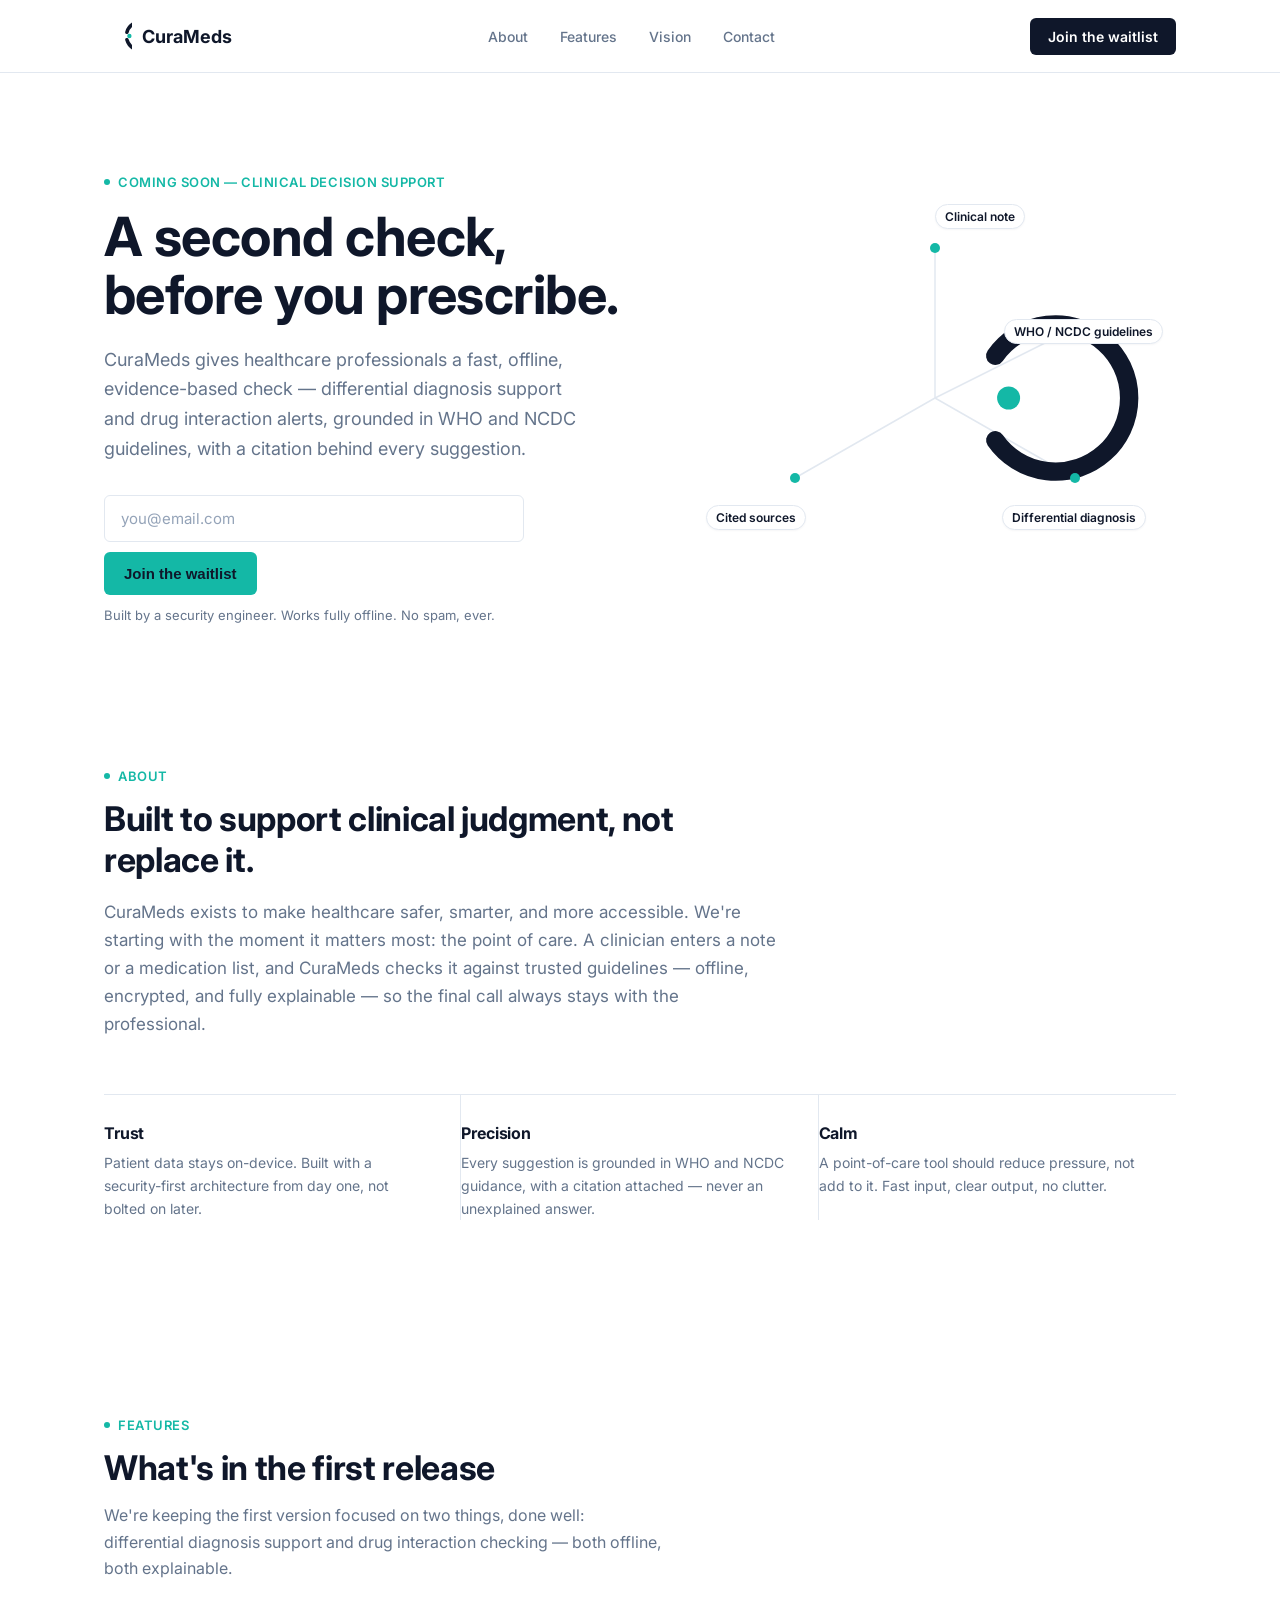
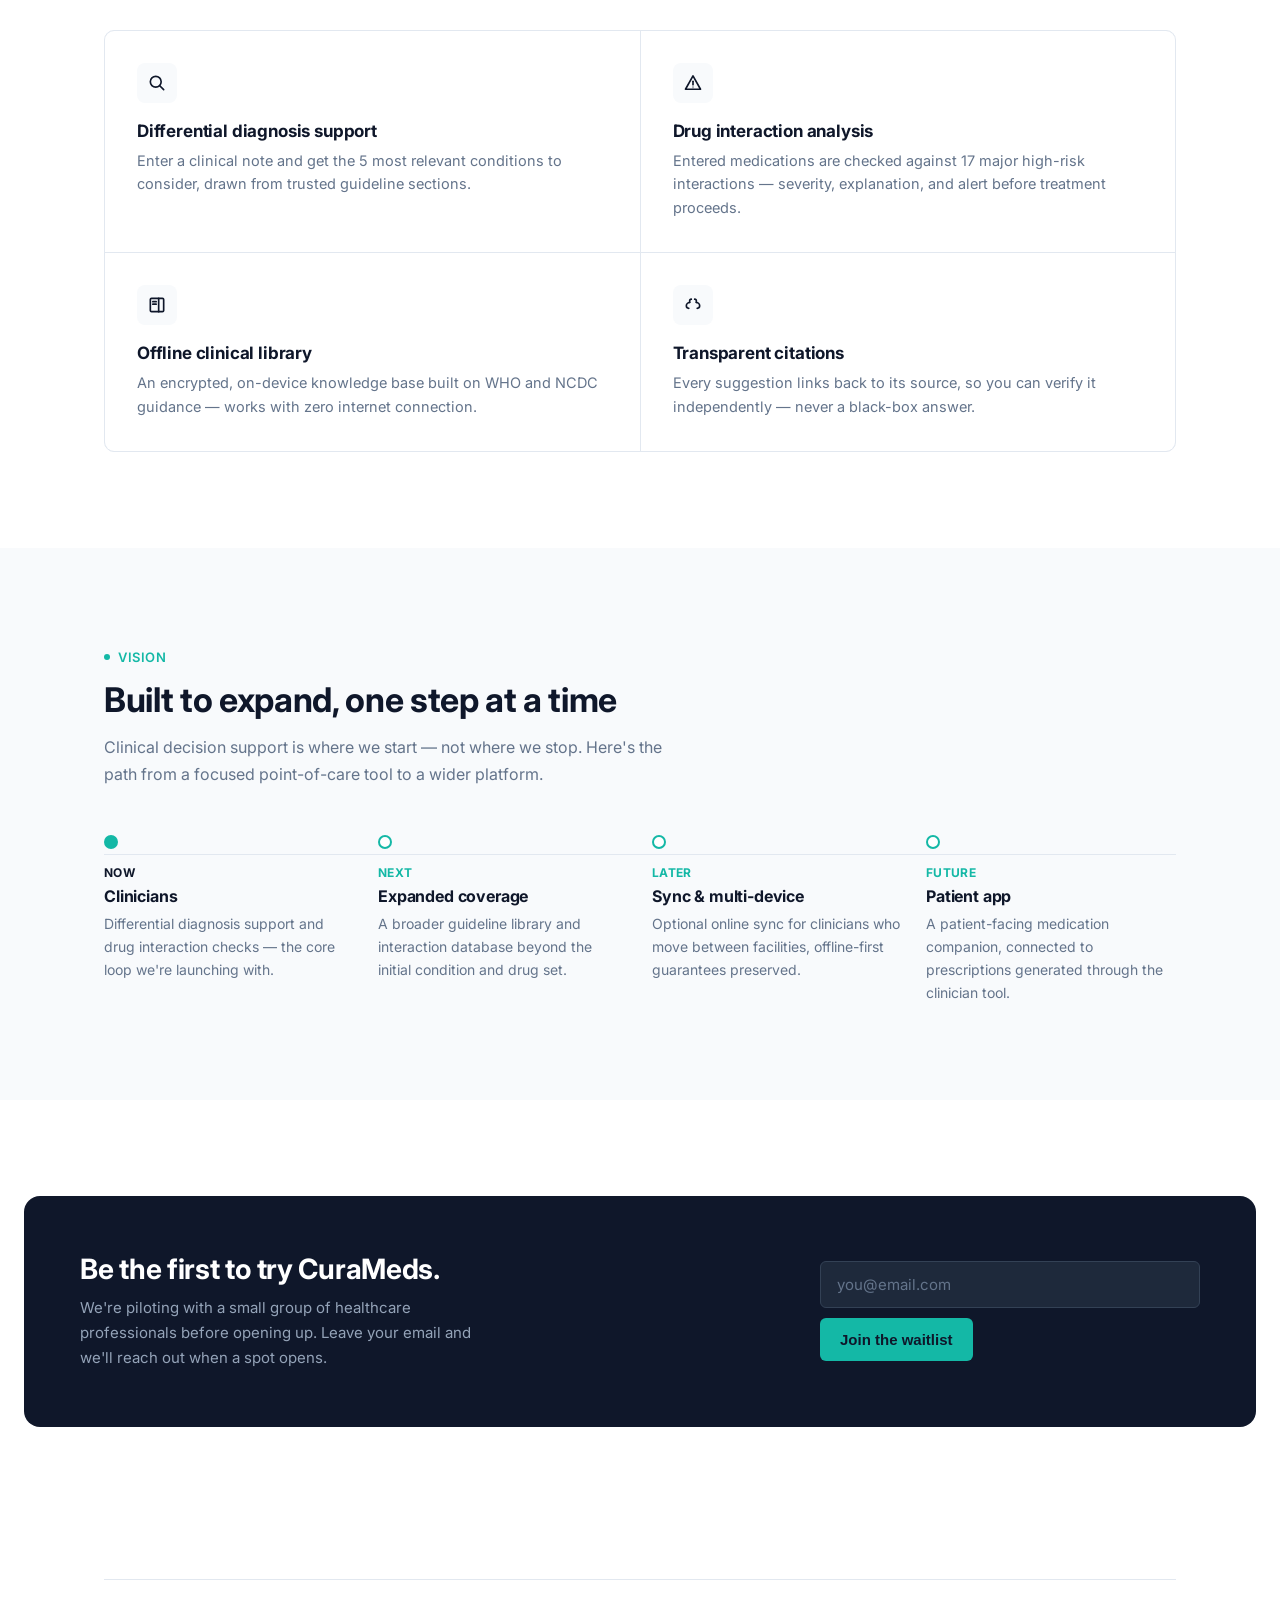
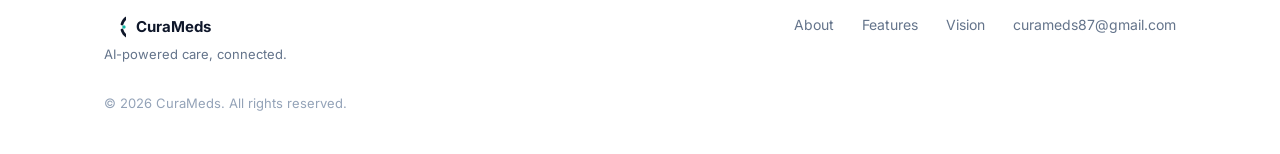
<file: curameds-landing.html>
<!DOCTYPE html>
<html lang="en">
<head>
<meta charset="UTF-8">
<meta name="viewport" content="width=device-width, initial-scale=1.0">
<title>CuraMeds — Never miss a dose again</title>
<link rel="preconnect" href="https://fonts.googleapis.com">
<link rel="preconnect" href="https://fonts.gstatic.com" crossorigin>
<link href="https://fonts.googleapis.com/css2?family=Inter:wght@400;500;600;700;800&display=swap" rel="stylesheet">
<style>
  :root{
    --navy:#0F172A;
    --teal:#14B8A6;
    --white:#FFFFFF;
    --lgray:#F8FAFC;
    --mgray:#64748B;
    --emerald:#10B981;
    --border:#E2E8F0;
    --maxw:1120px;
  }
  *{box-sizing:border-box;}
  html{scroll-behavior:smooth;}
  body{
    margin:0;
    font-family:'Inter',Helvetica,Arial,sans-serif;
    color:var(--navy);
    background:var(--white);
    -webkit-font-smoothing:antialiased;
  }
  a{color:inherit;}
  img,svg{display:block;max-width:100%;}
  .wrap{max-width:var(--maxw);margin:0 auto;padding:0 24px;}
  .eyebrow{
    display:inline-flex;align-items:center;gap:8px;
    font-size:13px;font-weight:600;letter-spacing:.04em;text-transform:uppercase;
    color:var(--teal);
  }
  .eyebrow .dot{width:6px;height:6px;border-radius:50%;background:var(--teal);}
  h1,h2,h3{margin:0;font-weight:700;letter-spacing:-0.01em;}
  p{margin:0;line-height:1.65;color:var(--mgray);}
  section{padding:96px 0;}
  @media (max-width:640px){section{padding:64px 0;}}

  /* Focus visibility */
  a:focus-visible,button:focus-visible,input:focus-visible{
    outline:2px solid var(--teal);outline-offset:3px;border-radius:4px;
  }

  /* NAV */
  header.site{
    position:sticky;top:0;z-index:50;
    background:rgba(255,255,255,.9);backdrop-filter:blur(8px);
    border-bottom:1px solid var(--border);
  }
  .navrow{display:flex;align-items:center;justify-content:space-between;height:72px;}
  .brand{display:flex;align-items:center;gap:10px;text-decoration:none;}
  .brand svg{width:28px;height:28px;}
  .brand span{font-size:18px;font-weight:700;color:var(--navy);}
  nav.links{display:flex;gap:32px;}
  nav.links a{font-size:14px;font-weight:500;color:var(--mgray);text-decoration:none;transition:color .15s ease;}
  nav.links a:hover{color:var(--navy);}
  .navcta{
    font-size:14px;font-weight:600;color:var(--white);background:var(--navy);
    padding:10px 18px;border-radius:6px;text-decoration:none;border:none;cursor:pointer;
    transition:background .15s ease;
  }
  .navcta:hover{background:#1e293b;}
  .navmobile{display:none;}
  @media (max-width:800px){
    nav.links{display:none;}
  }

  /* HERO */
  .hero{padding:96px 0 40px;}
  .hero-grid{display:grid;grid-template-columns:1.05fr .95fr;gap:56px;align-items:center;}
  @media (max-width:900px){.hero-grid{grid-template-columns:1fr;gap:48px;}}
  .hero h1{
    font-size:clamp(34px,5vw,54px);line-height:1.08;margin:18px 0 20px;color:var(--navy);
  }
  .hero p.lead{font-size:18px;max-width:480px;margin-bottom:32px;}
  .waitlist-form{display:flex;gap:10px;max-width:420px;flex-wrap:wrap;}
  .waitlist-form input[type=email]{
    flex:1 1 220px;padding:13px 16px;border:1px solid var(--border);border-radius:6px;
    font-size:15px;font-family:inherit;color:var(--navy);background:var(--white);
  }
  .waitlist-form input::placeholder{color:#94A3B8;}
  .btn-primary{
    padding:13px 20px;border-radius:6px;border:none;background:var(--teal);color:var(--navy);
    font-weight:700;font-size:15px;cursor:pointer;transition:background .15s ease, transform .1s ease;
    white-space:nowrap;
  }
  .btn-primary:hover{background:#0d9488;color:var(--white);}
  .btn-primary:active{transform:scale(.98);}
  .form-note{font-size:13px;color:var(--mgray);margin-top:10px;}
  .form-success{font-size:14px;color:#0d9488;font-weight:600;display:none;margin-top:10px;}

  /* HERO SIGNATURE — connected loop diagram */
  .signature{position:relative;width:100%;aspect-ratio:1/1;max-width:440px;margin:0 auto;}
  .sig-caption{
    position:absolute;font-size:12px;font-weight:600;color:var(--navy);
    background:var(--white);padding:4px 9px;border:1px solid var(--border);border-radius:20px;
    white-space:nowrap;box-shadow:0 1px 2px rgba(15,23,42,.04);
  }
  @keyframes fadein{from{opacity:0;transform:translateY(6px);}to{opacity:1;transform:translateY(0);}}
  .sig-caption, .sig-svg{animation:fadein .6s ease both;}
  .sig-caption:nth-of-type(1){animation-delay:.15s;}
  .sig-caption:nth-of-type(2){animation-delay:.3s;}
  .sig-caption:nth-of-type(3){animation-delay:.45s;}
  .sig-caption:nth-of-type(4){animation-delay:.6s;}
  @media (prefers-reduced-motion:reduce){
    .sig-caption,.sig-svg{animation:none !important;}
  }

  /* ABOUT */
  .about-top{max-width:680px;}
  .about-top p{font-size:17px;}
  .pillars{
    margin-top:56px;display:grid;grid-template-columns:repeat(3,1fr);
    border-top:1px solid var(--border);
  }
  .pillar{padding:28px 28px 0 0;border-right:1px solid var(--border);}
  .pillar:last-child{border-right:none;}
  .pillar h3{font-size:16px;color:var(--navy);margin-bottom:8px;}
  .pillar p{font-size:14px;}
  @media (max-width:700px){
    .pillars{grid-template-columns:1fr;}
    .pillar{border-right:none;border-bottom:1px solid var(--border);padding:24px 0;}
  }

  /* FEATURES */
  .section-head{max-width:560px;margin-bottom:48px;}
  .section-head h2{font-size:clamp(26px,3.4vw,34px);margin-top:14px;color:var(--navy);}
  .section-head p{margin-top:14px;font-size:16px;}
  .feature-grid{display:grid;grid-template-columns:repeat(2,1fr);gap:1px;background:var(--border);border:1px solid var(--border);border-radius:10px;overflow:hidden;}
  @media (max-width:700px){.feature-grid{grid-template-columns:1fr;}}
  .feature{background:var(--white);padding:32px;}
  .feature .icon{
    width:40px;height:40px;border-radius:8px;background:var(--lgray);
    display:flex;align-items:center;justify-content:center;margin-bottom:18px;
  }
  .feature .icon svg{width:20px;height:20px;stroke:var(--navy);}
  .feature h3{font-size:17px;color:var(--navy);margin-bottom:8px;}
  .feature p{font-size:14.5px;}

  /* VISION / ROADMAP */
  .vision{background:var(--lgray);}
  .roadmap{margin-top:48px;position:relative;}
  .roadmap-line{
    position:absolute;top:19px;left:0;right:0;height:1px;background:var(--border);
  }
  .roadmap-steps{display:grid;grid-template-columns:repeat(4,1fr);gap:24px;position:relative;}
  @media (max-width:800px){
    .roadmap-steps{grid-template-columns:1fr;gap:0;}
    .roadmap-line{display:none;}
  }
  .step{position:relative;padding-top:0;}
  @media (max-width:800px){
    .step{padding:20px 0 20px 28px;border-left:1px solid var(--border);}
    .step .node{position:absolute;left:-7px;top:22px;}
  }
  .step .node{
    width:14px;height:14px;border-radius:50%;background:var(--white);border:2px solid var(--teal);
    margin-bottom:16px;position:relative;z-index:2;
  }
  .step.now .node{background:var(--teal);}
  .step .tag{font-size:12px;font-weight:700;letter-spacing:.03em;text-transform:uppercase;color:var(--teal);margin-bottom:6px;display:block;}
  .step.now .tag{color:var(--navy);}
  .step h3{font-size:16px;color:var(--navy);margin-bottom:6px;}
  .step p{font-size:14px;}

  /* WAITLIST BAND */
  .cta-band{background:var(--navy);color:var(--white);border-radius:16px;padding:56px 48px;margin:0 24px;}
  @media (max-width:640px){.cta-band{padding:40px 24px;margin:0 16px;}}
  .cta-inner{max-width:var(--maxw);margin:0 auto;display:flex;justify-content:space-between;align-items:center;gap:40px;flex-wrap:wrap;}
  .cta-inner h2{font-size:clamp(22px,3vw,28px);color:var(--white);max-width:420px;}
  .cta-inner p{color:#94A3B8;margin-top:10px;font-size:15px;max-width:420px;}
  .cta-form{display:flex;gap:10px;flex-wrap:wrap;max-width:380px;flex:1 1 320px;}
  .cta-form input[type=email]{
    flex:1 1 200px;padding:13px 16px;border-radius:6px;border:1px solid #334155;
    background:#1e293b;color:var(--white);font-size:15px;font-family:inherit;
  }
  .cta-form input::placeholder{color:#64748B;}

  /* FOOTER */
  footer{padding:56px 0 40px;}
  .foot-grid{display:flex;justify-content:space-between;align-items:flex-start;gap:24px;flex-wrap:wrap;border-top:1px solid var(--border);padding-top:36px;}
  .foot-brand{display:flex;align-items:center;gap:10px;}
  .foot-brand svg{width:22px;height:22px;}
  .foot-brand span{font-weight:700;font-size:15px;}
  .foot-tag{font-size:13px;color:var(--mgray);margin-top:6px;}
  .foot-links{display:flex;gap:28px;font-size:14px;}
  .foot-links a{text-decoration:none;color:var(--mgray);}
  .foot-links a:hover{color:var(--navy);}
  .foot-copy{font-size:13px;color:#94A3B8;margin-top:28px;}
</style>
</head>
<body>

<header class="site">
  <div class="wrap navrow">
    <a class="brand" href="#top" aria-label="CuraMeds home">
      <svg viewBox="0 0 128 128" fill="none" xmlns="http://www.w3.org/2000/svg" aria-hidden="true">
        <path d="M104.8,46.6 A64,64 0 1 1 104.8,81.4" stroke="#0F172A" stroke-width="16" stroke-linecap="round" fill="none"/>
        <circle cx="116" cy="64" r="10" fill="#14B8A6"/>
      </svg>
      <span>CuraMeds</span>
    </a>
    <nav class="links" aria-label="Primary">
      <a href="#about">About</a>
      <a href="#features">Features</a>
      <a href="#vision">Vision</a>
      <a href="#contact">Contact</a>
    </nav>
    <a class="navcta" href="#contact">Join the waitlist</a>
  </div>
</header>

<main id="top">

  <!-- HERO -->
  <section class="hero">
    <div class="wrap hero-grid">
      <div>
        <span class="eyebrow"><span class="dot"></span>Coming soon — clinical decision support</span>
        <h1>A second check, before you prescribe.</h1>
        <p class="lead">CuraMeds gives healthcare professionals a fast, offline, evidence-based check — differential diagnosis support and drug interaction alerts, grounded in WHO and NCDC guidelines, with a citation behind every suggestion.</p>
        <form class="waitlist-form" id="heroForm">
          <input type="email" required placeholder="you@email.com" aria-label="Email address">
          <button class="btn-primary" type="submit">Join the waitlist</button>
        </form>
        <p class="form-note" id="heroNote">Built by a security engineer. Works fully offline. No spam, ever.</p>
        <p class="form-success" id="heroSuccess">You're on the list — we'll email you when the pilot opens.</p>
      </div>

      <div class="signature" aria-hidden="true">
        <svg class="sig-svg" viewBox="0 0 440 440" width="100%" height="100%">
          <line x1="220" y1="220" x2="220" y2="70" stroke="#E2E8F0" stroke-width="1.5"/>
          <line x1="220" y1="220" x2="360" y2="150" stroke="#E2E8F0" stroke-width="1.5"/>
          <line x1="220" y1="220" x2="360" y2="300" stroke="#E2E8F0" stroke-width="1.5"/>
          <line x1="220" y1="220" x2="80" y2="300" stroke="#E2E8F0" stroke-width="1.5"/>
          <g transform="translate(220,220) scale(1.15)">
            <path d="M52.4,-36.7 A64,64 0 1 1 52.4,36.7" fill="none" stroke="#0F172A" stroke-width="16" stroke-linecap="round"/>
            <circle cx="64" cy="0" r="10" fill="#14B8A6"/>
          </g>
          <circle cx="220" cy="70" r="5" fill="#14B8A6"/>
          <circle cx="360" cy="150" r="5" fill="#14B8A6"/>
          <circle cx="360" cy="300" r="5" fill="#14B8A6"/>
          <circle cx="80" cy="300" r="5" fill="#14B8A6"/>
        </svg>
        <span class="sig-caption" style="top:6%;left:50%;transform:translateX(-50%);">Clinical note</span>
        <span class="sig-caption" style="top:32%;right:-2%;">WHO / NCDC guidelines</span>
        <span class="sig-caption" style="bottom:20%;right:2%;">Differential diagnosis</span>
        <span class="sig-caption" style="bottom:20%;left:-2%;">Cited sources</span>
      </div>
    </div>
  </section>

  <!-- ABOUT -->
  <section id="about">
    <div class="wrap">
      <div class="about-top">
        <span class="eyebrow"><span class="dot"></span>About</span>
        <h2 style="font-size:clamp(26px,3.4vw,34px);margin-top:14px;color:var(--navy);">Built to support clinical judgment, not replace it.</h2>
        <p style="margin-top:18px;">CuraMeds exists to make healthcare safer, smarter, and more accessible. We're starting with the moment it matters most: the point of care. A clinician enters a note or a medication list, and CuraMeds checks it against trusted guidelines — offline, encrypted, and fully explainable — so the final call always stays with the professional.</p>
      </div>
      <div class="pillars">
        <div class="pillar">
          <h3>Trust</h3>
          <p>Patient data stays on-device. Built with a security-first architecture from day one, not bolted on later.</p>
        </div>
        <div class="pillar">
          <h3>Precision</h3>
          <p>Every suggestion is grounded in WHO and NCDC guidance, with a citation attached — never an unexplained answer.</p>
        </div>
        <div class="pillar">
          <h3>Calm</h3>
          <p>A point-of-care tool should reduce pressure, not add to it. Fast input, clear output, no clutter.</p>
        </div>
      </div>
    </div>
  </section>

  <!-- FEATURES -->
  <section id="features">
    <div class="wrap">
      <div class="section-head">
        <span class="eyebrow"><span class="dot"></span>Features</span>
        <h2>What's in the first release</h2>
        <p>We're keeping the first version focused on two things, done well: differential diagnosis support and drug interaction checking — both offline, both explainable.</p>
      </div>
      <div class="feature-grid">
        <div class="feature">
          <div class="icon">
            <svg viewBox="0 0 24 24" fill="none" stroke-width="2" stroke-linecap="round" stroke-linejoin="round"><circle cx="10.5" cy="10.5" r="6.5"/><line x1="15.3" y1="15.3" x2="20" y2="20"/></svg>
          </div>
          <h3>Differential diagnosis support</h3>
          <p>Enter a clinical note and get the 5 most relevant conditions to consider, drawn from trusted guideline sections.</p>
        </div>
        <div class="feature">
          <div class="icon">
            <svg viewBox="0 0 24 24" fill="none" stroke-width="2" stroke-linecap="round" stroke-linejoin="round"><path d="M12 3.5 21 19.5H3Z"/><line x1="12" y1="10" x2="12" y2="14.2"/><circle cx="12" cy="17" r="0.15" fill="#0F172A" stroke="#0F172A"/></svg>
          </div>
          <h3>Drug interaction analysis</h3>
          <p>Entered medications are checked against 17 major high-risk interactions — severity, explanation, and alert before treatment proceeds.</p>
        </div>
        <div class="feature">
          <div class="icon">
            <svg viewBox="0 0 24 24" fill="none" stroke-width="2" stroke-linecap="round" stroke-linejoin="round"><path d="M4 5.5C4 4.7 4.7 4 5.5 4H14v16H5.5A1.5 1.5 0 0 1 4 18.5Z"/><path d="M14 4h4.5c.83 0 1.5.67 1.5 1.5v13c0 .83-.67 1.5-1.5 1.5H14"/><line x1="7" y1="8" x2="11" y2="8"/><line x1="7" y1="11" x2="11" y2="11"/></svg>
          </div>
          <h3>Offline clinical library</h3>
          <p>An encrypted, on-device knowledge base built on WHO and NCDC guidance — works with zero internet connection.</p>
        </div>
        <div class="feature">
          <div class="icon">
            <svg viewBox="0 0 24 24" fill="none" stroke-width="2" stroke-linecap="round" stroke-linejoin="round"><path d="M8 9c-2.2 0-4 1.8-4 4v0c0 1.7 1.3 3 3 3"/><path d="M8 9V7c0-1.1.9-2 2-2"/><path d="M16 9c2.2 0 4 1.8 4 4v0c0 1.7-1.3 3-3 3"/><path d="M16 9V7c0-1.1-.9-2-2-2"/></svg>
          </div>
          <h3>Transparent citations</h3>
          <p>Every suggestion links back to its source, so you can verify it independently — never a black-box answer.</p>
        </div>
      </div>
    </div>
  </section>

  <!-- VISION -->
  <section id="vision" class="vision">
    <div class="wrap">
      <div class="section-head">
        <span class="eyebrow"><span class="dot"></span>Vision</span>
        <h2>Built to expand, one step at a time</h2>
        <p>Clinical decision support is where we start — not where we stop. Here's the path from a focused point-of-care tool to a wider platform.</p>
      </div>
      <div class="roadmap">
        <div class="roadmap-line"></div>
        <div class="roadmap-steps">
          <div class="step now">
            <div class="node"></div>
            <span class="tag">Now</span>
            <h3>Clinicians</h3>
            <p>Differential diagnosis support and drug interaction checks — the core loop we're launching with.</p>
          </div>
          <div class="step">
            <div class="node"></div>
            <span class="tag">Next</span>
            <h3>Expanded coverage</h3>
            <p>A broader guideline library and interaction database beyond the initial condition and drug set.</p>
          </div>
          <div class="step">
            <div class="node"></div>
            <span class="tag">Later</span>
            <h3>Sync &amp; multi-device</h3>
            <p>Optional online sync for clinicians who move between facilities, offline-first guarantees preserved.</p>
          </div>
          <div class="step">
            <div class="node"></div>
            <span class="tag">Future</span>
            <h3>Patient app</h3>
            <p>A patient-facing medication companion, connected to prescriptions generated through the clinician tool.</p>
          </div>
        </div>
      </div>
    </div>
  </section>

  <!-- CONTACT / WAITLIST -->
  <section id="contact">
    <div class="cta-band">
      <div class="cta-inner">
        <div>
          <h2>Be the first to try CuraMeds.</h2>
          <p>We're piloting with a small group of healthcare professionals before opening up. Leave your email and we'll reach out when a spot opens.</p>
        </div>
        <form class="cta-form" id="ctaForm">
          <input type="email" required placeholder="you@email.com" aria-label="Email address">
          <button class="btn-primary" type="submit">Join the waitlist</button>
        </form>
      </div>
    </div>
  </section>

</main>

<footer>
  <div class="wrap">
    <div class="foot-grid">
      <div>
        <div class="foot-brand">
          <svg viewBox="0 0 128 128" fill="none" xmlns="http://www.w3.org/2000/svg" aria-hidden="true">
            <path d="M104.8,46.6 A64,64 0 1 1 104.8,81.4" stroke="#0F172A" stroke-width="16" stroke-linecap="round" fill="none"/>
            <circle cx="116" cy="64" r="10" fill="#14B8A6"/>
          </svg>
          <span>CuraMeds</span>
        </div>
        <p class="foot-tag">AI-powered care, connected.</p>
      </div>
      <div class="foot-links">
        <a href="#about">About</a>
        <a href="#features">Features</a>
        <a href="#vision">Vision</a>
        <a href="mailto:curameds87@gmail.com">curameds87@gmail.com</a>
      </div>
    </div>
    <p class="foot-copy">&copy; 2026 CuraMeds. All rights reserved.</p>
  </div>
</footer>

<script>
  function handleWaitlist(formId, noteId, successId){
    var form = document.getElementById(formId);
    if(!form) return;
    form.addEventListener('submit', function(e){
      e.preventDefault();
      form.style.display = 'none';
      if(noteId){ var n = document.getElementById(noteId); if(n) n.style.display = 'none'; }
      if(successId){ var s = document.getElementById(successId); if(s) s.style.display = 'block'; }
      else {
        var msg = document.createElement('p');
        msg.textContent = "You're on the list — we'll email you when the pilot opens.";
        msg.style.color = '#0d9488';
        msg.style.fontWeight = '600';
        msg.style.fontSize = '14px';
        msg.style.marginTop = '10px';
        form.parentNode.appendChild(msg);
      }
    });
  }
  handleWaitlist('heroForm','heroNote','heroSuccess');
  handleWaitlist('ctaForm', null, null);
</script>

</body>
</html>
</file>
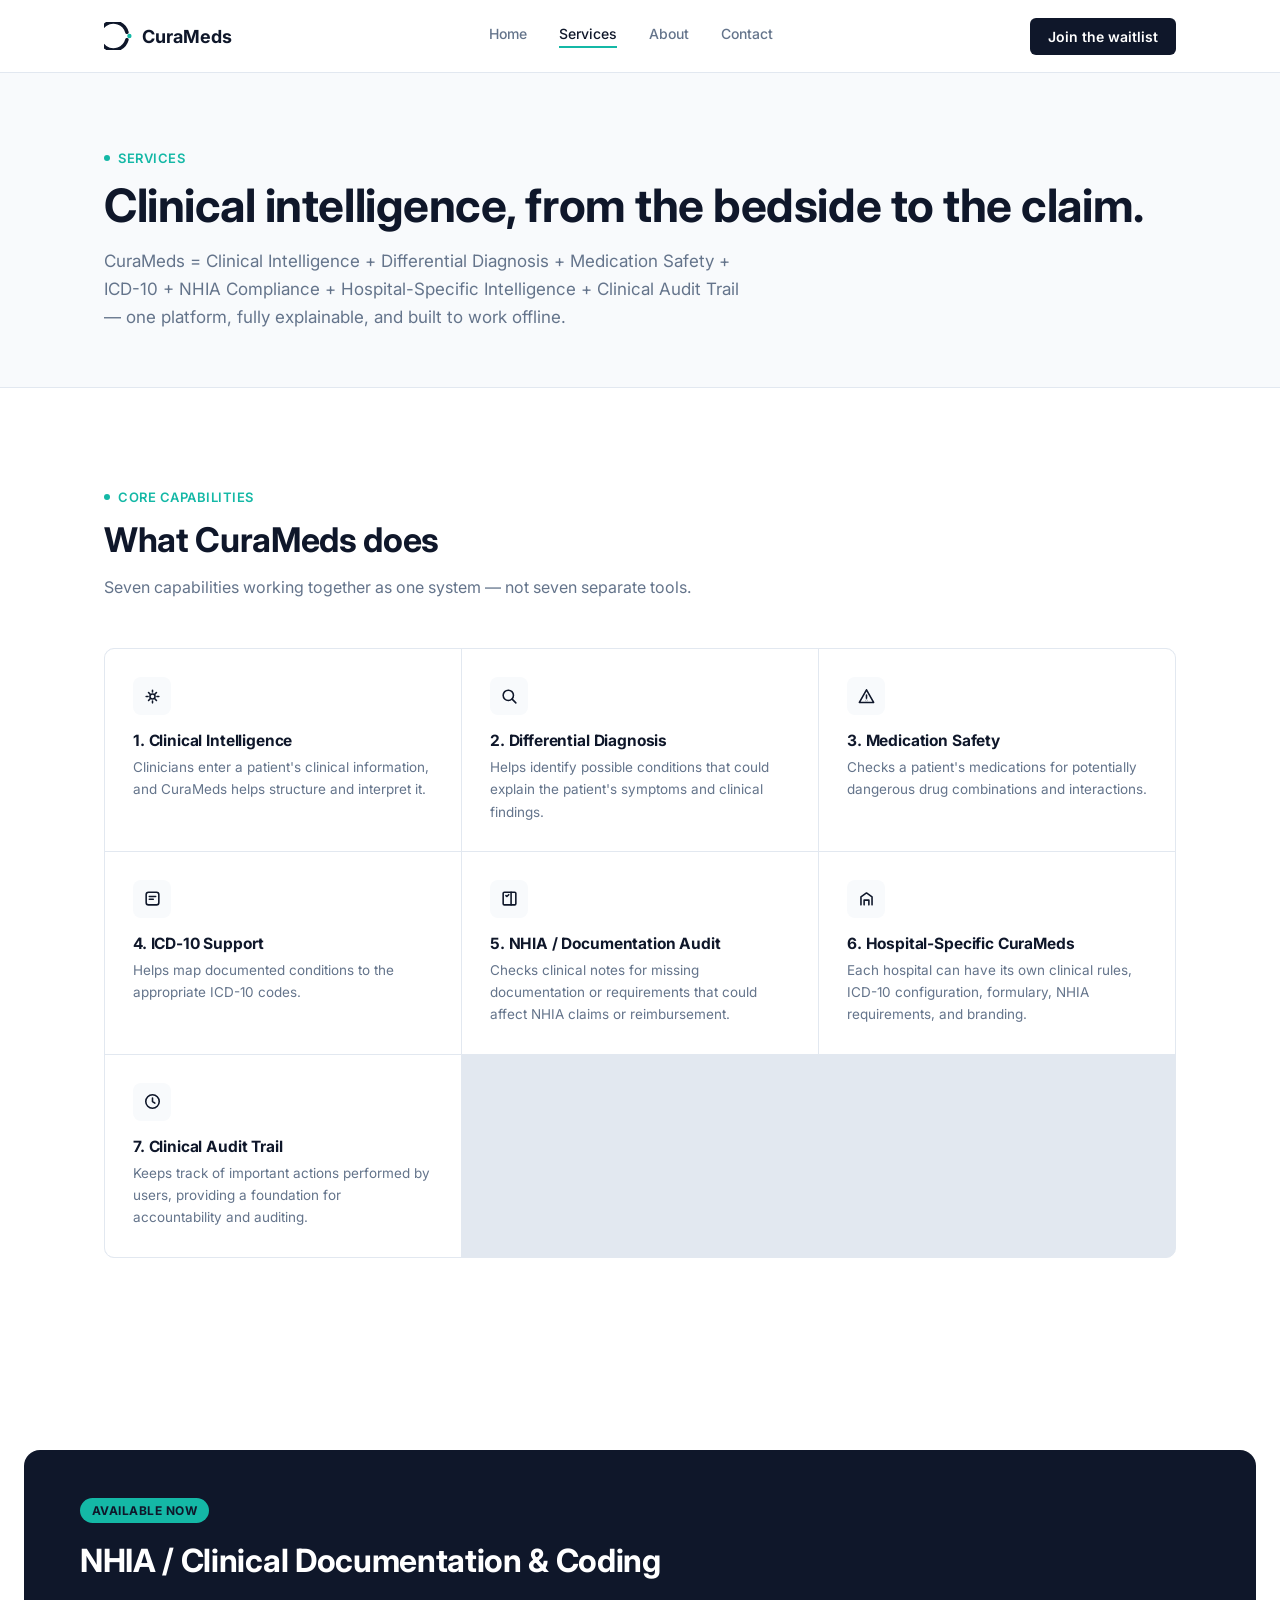
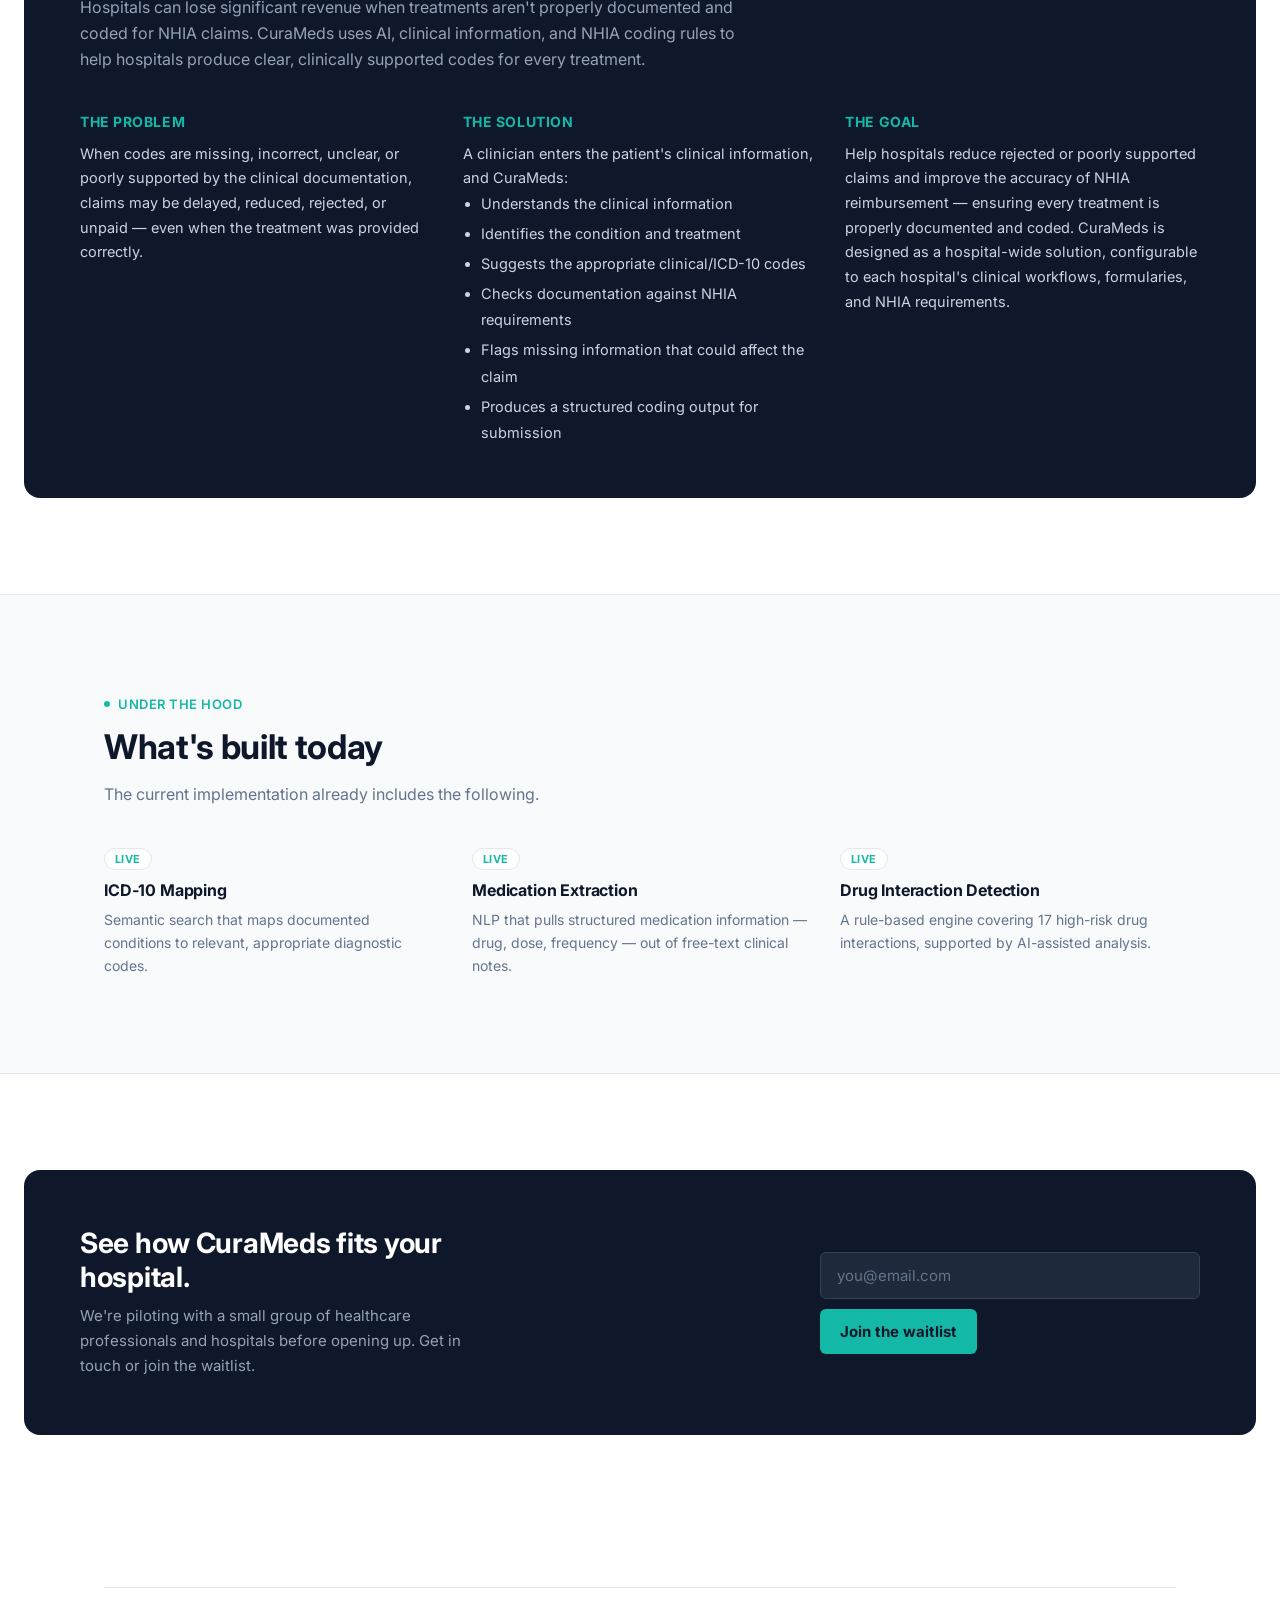
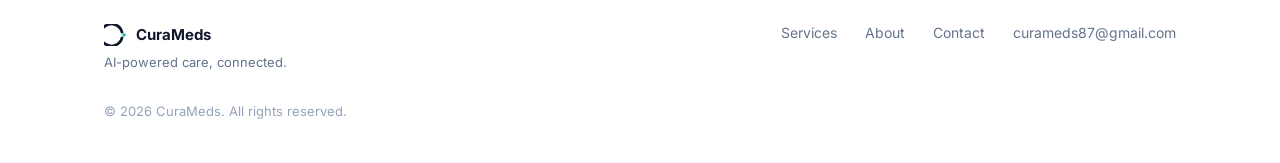
<file: services.html>
<!DOCTYPE html>
<html lang="en">
<head>
<meta charset="UTF-8">
<meta name="viewport" content="width=device-width, initial-scale=1.0">
<title>Services — CuraMeds</title>
<link rel="preconnect" href="https://fonts.googleapis.com">
<link rel="preconnect" href="https://fonts.gstatic.com" crossorigin>
<link href="https://fonts.googleapis.com/css2?family=Inter:wght@400;500;600;700;800&display=swap" rel="stylesheet">
<link rel="stylesheet" href="styles.css">
</head>
<body>

<header class="site">
  <div class="wrap navrow">
    <a class="brand" href="index.html" aria-label="CuraMeds home">
      <svg viewBox="0 0 128 128" fill="none" xmlns="http://www.w3.org/2000/svg" aria-hidden="true">
        <path d="M104.8,46.6 A64,64 0 1 0 104.8,81.4" stroke="#0F172A" stroke-width="16" stroke-linecap="round" fill="none"/>
        <circle cx="116" cy="64" r="10" fill="#14B8A6"/>
      </svg>
      <span>CuraMeds</span>
    </a>
    <nav class="links" aria-label="Primary">
      <a href="index.html">Home</a>
      <a href="services.html" class="active">Services</a>
      <a href="about.html">About</a>
      <a href="contact.html">Contact</a>
    </nav>
    <a class="navcta" href="index.html#waitlist">Join the waitlist</a>
  </div>
</header>

<main>

  <!-- PAGE HERO -->
  <section class="page-hero">
    <div class="wrap">
      <span class="eyebrow"><span class="dot"></span>Services</span>
      <h1>Clinical intelligence, from the bedside to the claim.</h1>
      <p>CuraMeds = Clinical Intelligence + Differential Diagnosis + Medication Safety + ICD-10 + NHIA Compliance + Hospital-Specific Intelligence + Clinical Audit Trail — one platform, fully explainable, and built to work offline.</p>
    </div>
  </section>

  <!-- 7 CORE CAPABILITIES -->
  <section>
    <div class="wrap">
      <div class="section-head">
        <span class="eyebrow"><span class="dot"></span>Core capabilities</span>
        <h2>What CuraMeds does</h2>
        <p>Seven capabilities working together as one system — not seven separate tools.</p>
      </div>

      <div class="capability-grid">
        <div class="capability">
          <div class="icon">
            <svg viewBox="0 0 24 24" fill="none" stroke="#0F172A" stroke-width="2" stroke-linecap="round" stroke-linejoin="round"><path d="M12 4v2.4M12 17.6V20M20 12h-2.4M6.4 12H4M17 7l-1.7 1.7M8.7 15.3 7 17M17 17l-1.7-1.7M8.7 8.7 7 7"/><circle cx="12" cy="12" r="3.2"/></svg>
          </div>
          <h3>1. Clinical Intelligence</h3>
          <p>Clinicians enter a patient's clinical information, and CuraMeds helps structure and interpret it.</p>
        </div>

        <div class="capability">
          <div class="icon">
            <svg viewBox="0 0 24 24" fill="none" stroke="#0F172A" stroke-width="2" stroke-linecap="round" stroke-linejoin="round"><circle cx="10.5" cy="10.5" r="6.5"/><line x1="15.3" y1="15.3" x2="20" y2="20"/></svg>
          </div>
          <h3>2. Differential Diagnosis</h3>
          <p>Helps identify possible conditions that could explain the patient's symptoms and clinical findings.</p>
        </div>

        <div class="capability">
          <div class="icon">
            <svg viewBox="0 0 24 24" fill="none" stroke="#0F172A" stroke-width="2" stroke-linecap="round" stroke-linejoin="round"><path d="M12 3.5 21 19.5H3Z"/><line x1="12" y1="10" x2="12" y2="14.2"/><circle cx="12" cy="17" r="0.15" fill="#0F172A" stroke="#0F172A"/></svg>
          </div>
          <h3>3. Medication Safety</h3>
          <p>Checks a patient's medications for potentially dangerous drug combinations and interactions.</p>
        </div>

        <div class="capability">
          <div class="icon">
            <svg viewBox="0 0 24 24" fill="none" stroke="#0F172A" stroke-width="2" stroke-linecap="round" stroke-linejoin="round"><rect x="4" y="4" width="16" height="16" rx="3"/><path d="M8 9.5h8M8 13h5"/></svg>
          </div>
          <h3>4. ICD-10 Support</h3>
          <p>Helps map documented conditions to the appropriate ICD-10 codes.</p>
        </div>

        <div class="capability">
          <div class="icon">
            <svg viewBox="0 0 24 24" fill="none" stroke="#0F172A" stroke-width="2" stroke-linecap="round" stroke-linejoin="round"><path d="M4 5.5C4 4.7 4.7 4 5.5 4H14v16H5.5A1.5 1.5 0 0 1 4 18.5Z"/><path d="M14 4h4.5c.83 0 1.5.67 1.5 1.5v13c0 .83-.67 1.5-1.5 1.5H14"/><path d="M7.5 8.3l1.2 1.2 2.3-2.3"/></svg>
          </div>
          <h3>5. NHIA / Documentation Audit</h3>
          <p>Checks clinical notes for missing documentation or requirements that could affect NHIA claims or reimbursement.</p>
        </div>

        <div class="capability">
          <div class="icon">
            <svg viewBox="0 0 24 24" fill="none" stroke="#0F172A" stroke-width="2" stroke-linecap="round" stroke-linejoin="round"><path d="M5 20V10l7-5 7 5v10"/><path d="M9 20v-6h6v6"/></svg>
          </div>
          <h3>6. Hospital-Specific CuraMeds</h3>
          <p>Each hospital can have its own clinical rules, ICD-10 configuration, formulary, NHIA requirements, and branding.</p>
        </div>

        <div class="capability">
          <div class="icon">
            <svg viewBox="0 0 24 24" fill="none" stroke="#0F172A" stroke-width="2" stroke-linecap="round" stroke-linejoin="round"><circle cx="12" cy="12" r="8.5"/><path d="M12 7.5V12l3 2"/></svg>
          </div>
          <h3>7. Clinical Audit Trail</h3>
          <p>Keeps track of important actions performed by users, providing a foundation for accountability and auditing.</p>
        </div>
      </div>
    </div>
  </section>

  <!-- NHIA DEEP DIVE -->
  <section>
    <div class="nhia-section">
      <div class="wrap" style="padding:0;">
        <span class="nhia-badge">Available now</span>
        <h2>NHIA / Clinical Documentation &amp; Coding</h2>
        <p class="intro">Hospitals can lose significant revenue when treatments aren't properly documented and coded for NHIA claims. CuraMeds uses AI, clinical information, and NHIA coding rules to help hospitals produce clear, clinically supported codes for every treatment.</p>

        <div class="nhia-grid">
          <div class="nhia-col">
            <h3>The Problem</h3>
            <p>When codes are missing, incorrect, unclear, or poorly supported by the clinical documentation, claims may be delayed, reduced, rejected, or unpaid — even when the treatment was provided correctly.</p>
          </div>
          <div class="nhia-col">
            <h3>The Solution</h3>
            <p>A clinician enters the patient's clinical information, and CuraMeds:</p>
            <ul>
              <li>Understands the clinical information</li>
              <li>Identifies the condition and treatment</li>
              <li>Suggests the appropriate clinical/ICD-10 codes</li>
              <li>Checks documentation against NHIA requirements</li>
              <li>Flags missing information that could affect the claim</li>
              <li>Produces a structured coding output for submission</li>
            </ul>
          </div>
          <div class="nhia-col">
            <h3>The Goal</h3>
            <p>Help hospitals reduce rejected or poorly supported claims and improve the accuracy of NHIA reimbursement — ensuring every treatment is properly documented and coded. CuraMeds is designed as a hospital-wide solution, configurable to each hospital's clinical workflows, formularies, and NHIA requirements.</p>
          </div>
        </div>
      </div>
    </div>
  </section>

  <!-- CURRENT TECHNICAL CAPABILITIES -->
  <section class="tech-strip">
    <div class="wrap">
      <div class="section-head" style="margin-bottom:40px;">
        <span class="eyebrow"><span class="dot"></span>Under the hood</span>
        <h2>What's built today</h2>
        <p>The current implementation already includes the following.</p>
      </div>
      <div class="tech-grid">
        <div class="tech-item">
          <span class="tag">Live</span>
          <h3>ICD-10 Mapping</h3>
          <p>Semantic search that maps documented conditions to relevant, appropriate diagnostic codes.</p>
        </div>
        <div class="tech-item">
          <span class="tag">Live</span>
          <h3>Medication Extraction</h3>
          <p>NLP that pulls structured medication information — drug, dose, frequency — out of free-text clinical notes.</p>
        </div>
        <div class="tech-item">
          <span class="tag">Live</span>
          <h3>Drug Interaction Detection</h3>
          <p>A rule-based engine covering 17 high-risk drug interactions, supported by AI-assisted analysis.</p>
        </div>
      </div>
    </div>
  </section>

  <!-- CTA -->
  <section>
    <div class="cta-band">
      <div class="cta-inner">
        <div>
          <h2>See how CuraMeds fits your hospital.</h2>
          <p>We're piloting with a small group of healthcare professionals and hospitals before opening up. Get in touch or join the waitlist.</p>
        </div>
        <form class="cta-form" id="ctaForm">
          <input type="email" required placeholder="you@email.com" aria-label="Email address">
          <button class="btn-primary" type="submit">Join the waitlist</button>
        </form>
      </div>
    </div>
  </section>

</main>

<footer>
  <div class="wrap">
    <div class="foot-grid">
      <div>
        <div class="foot-brand">
          <svg viewBox="0 0 128 128" fill="none" xmlns="http://www.w3.org/2000/svg" aria-hidden="true">
            <path d="M104.8,46.6 A64,64 0 1 0 104.8,81.4" stroke="#0F172A" stroke-width="16" stroke-linecap="round" fill="none"/>
            <circle cx="116" cy="64" r="10" fill="#14B8A6"/>
          </svg>
          <span>CuraMeds</span>
        </div>
        <p class="foot-tag">AI-powered care, connected.</p>
      </div>
      <div class="foot-links">
        <a href="services.html">Services</a>
        <a href="about.html">About</a>
        <a href="contact.html">Contact</a>
        <a href="mailto:curameds87@gmail.com">curameds87@gmail.com</a>
      </div>
    </div>
    <p class="foot-copy">&copy; 2026 CuraMeds. All rights reserved.</p>
  </div>
</footer>

<script>
  var form = document.getElementById('ctaForm');
  if (form) {
    form.addEventListener('submit', function(e){
      e.preventDefault();
      form.style.display = 'none';
      var msg = document.createElement('p');
      msg.textContent = "You're on the list — we'll email you when the pilot opens.";
      msg.style.color = '#5eead4';
      msg.style.fontWeight = '600';
      msg.style.fontSize = '14px';
      form.parentNode.appendChild(msg);
    });
  }
</script>

</body>
</html>
</file>
<file: styles.css>
:root{
  --navy:#0F172A;
  --teal:#14B8A6;
  --white:#FFFFFF;
  --lgray:#F8FAFC;
  --mgray:#64748B;
  --emerald:#10B981;
  --border:#E2E8F0;
  --maxw:1120px;
}
*{box-sizing:border-box;}
html{scroll-behavior:smooth;}
body{
  margin:0;
  font-family:'Inter',Helvetica,Arial,sans-serif;
  color:var(--navy);
  background:var(--white);
  -webkit-font-smoothing:antialiased;
}
a{color:inherit;}
img,svg{display:block;max-width:100%;}
.wrap{max-width:var(--maxw);margin:0 auto;padding:0 24px;}
.eyebrow{
  display:inline-flex;align-items:center;gap:8px;
  font-size:13px;font-weight:600;letter-spacing:.04em;text-transform:uppercase;
  color:var(--teal);
}
.eyebrow .dot{width:6px;height:6px;border-radius:50%;background:var(--teal);}
h1,h2,h3{margin:0;font-weight:700;letter-spacing:-0.01em;}
p{margin:0;line-height:1.65;color:var(--mgray);}
section{padding:96px 0;}
@media (max-width:640px){section{padding:64px 0;}}
.text-link{color:var(--teal);font-weight:600;font-size:14.5px;text-decoration:none;}
.text-link:hover{text-decoration:underline;}
.h2{font-size:clamp(26px,3.4vw,34px);margin-top:14px;color:var(--navy);}

/* Focus visibility */
a:focus-visible,button:focus-visible,input:focus-visible,textarea:focus-visible{
  outline:2px solid var(--teal);outline-offset:3px;border-radius:4px;
}

/* NAV */
header.site{
  position:sticky;top:0;z-index:50;
  background:rgba(255,255,255,.92);backdrop-filter:blur(8px);
  border-bottom:1px solid var(--border);
}
.navrow{display:flex;align-items:center;justify-content:space-between;height:72px;}
.brand{display:flex;align-items:center;gap:10px;text-decoration:none;}
.brand svg{width:28px;height:28px;}
.brand span{font-size:18px;font-weight:700;color:var(--navy);}
nav.links{display:flex;gap:32px;}
nav.links a{font-size:14px;font-weight:500;color:var(--mgray);text-decoration:none;transition:color .15s ease;padding-bottom:4px;border-bottom:2px solid transparent;}
nav.links a:hover{color:var(--navy);}
nav.links a.active{color:var(--navy);border-bottom:2px solid var(--teal);}
.navcta{
  font-size:14px;font-weight:600;color:var(--white);background:var(--navy);
  padding:10px 18px;border-radius:6px;text-decoration:none;border:none;cursor:pointer;
  transition:background .15s ease;white-space:nowrap;
}
.navcta:hover{background:#1e293b;}
@media (max-width:800px){
  nav.links{display:none;}
}

/* PAGE HERO (Services/About/Contact) */
.page-hero{padding:72px 0 56px;border-bottom:1px solid var(--border);background:var(--lgray);}
.page-hero h1{font-size:clamp(32px,4.6vw,46px);line-height:1.1;color:var(--navy);margin-top:14px;}
.page-hero p{font-size:17px;max-width:640px;margin-top:16px;}

/* HERO (home) */
.hero{padding:96px 0 40px;}
.hero-grid{display:grid;grid-template-columns:1.05fr .95fr;gap:56px;align-items:center;}
@media (max-width:900px){.hero-grid{grid-template-columns:1fr;gap:48px;}}
.hero h1{
  font-size:clamp(34px,5vw,54px);line-height:1.08;margin:18px 0 20px;color:var(--navy);
}
.hero p.lead{font-size:18px;max-width:480px;margin-bottom:32px;}
.waitlist-form{display:flex;gap:10px;max-width:420px;flex-wrap:wrap;}
.waitlist-form input[type=email]{
  flex:1 1 220px;padding:13px 16px;border:1px solid var(--border);border-radius:6px;
  font-size:15px;font-family:inherit;color:var(--navy);background:var(--white);
}
.waitlist-form input::placeholder{color:#94A3B8;}
.btn-primary{
  padding:13px 20px;border-radius:6px;border:none;background:var(--teal);color:var(--navy);
  font-weight:700;font-size:15px;cursor:pointer;transition:background .15s ease, transform .1s ease;
  white-space:nowrap;font-family:inherit;
}
.btn-primary:hover{background:#0d9488;color:var(--white);}
.btn-primary:active{transform:scale(.98);}
.form-note{font-size:13px;color:var(--mgray);margin-top:10px;}
.form-success{font-size:14px;color:#0d9488;font-weight:600;display:none;margin-top:10px;}

/* HERO SIGNATURE */
.signature{position:relative;width:100%;aspect-ratio:1/1;max-width:440px;margin:0 auto;}
.sig-caption{
  position:absolute;font-size:12px;font-weight:600;color:var(--navy);
  background:var(--white);padding:4px 9px;border:1px solid var(--border);border-radius:20px;
  white-space:nowrap;box-shadow:0 1px 2px rgba(15,23,42,.04);
}
@keyframes fadein{from{opacity:0;transform:translateY(6px);}to{opacity:1;transform:translateY(0);}}
.sig-caption, .sig-svg{animation:fadein .6s ease both;}
.sig-caption:nth-of-type(1){animation-delay:.15s;}
.sig-caption:nth-of-type(2){animation-delay:.3s;}
.sig-caption:nth-of-type(3){animation-delay:.45s;}
.sig-caption:nth-of-type(4){animation-delay:.6s;}
@media (prefers-reduced-motion:reduce){
  .sig-caption,.sig-svg{animation:none !important;}
}

/* ABOUT (home teaser + about page) */
.about-top{max-width:680px;}
.about-top p{font-size:17px;}
.pillars{
  margin-top:56px;display:grid;grid-template-columns:repeat(3,1fr);
  border-top:1px solid var(--border);
}
.pillar{padding:28px 28px 0 0;border-right:1px solid var(--border);}
.pillar:last-child{border-right:none;}
.pillar h3{font-size:16px;color:var(--navy);margin-bottom:8px;}
.pillar p{font-size:14px;}
@media (max-width:700px){
  .pillars{grid-template-columns:1fr;}
  .pillar{border-right:none;border-bottom:1px solid var(--border);padding:24px 0;}
}

/* SECTION HEAD */
.section-head{max-width:620px;margin-bottom:48px;}
.section-head h2{font-size:clamp(26px,3.4vw,34px);margin-top:14px;color:var(--navy);}
.section-head p{margin-top:14px;font-size:16px;}

/* FEATURE / CAPABILITY GRID */
.feature-grid{display:grid;grid-template-columns:repeat(2,1fr);gap:1px;background:var(--border);border:1px solid var(--border);border-radius:10px;overflow:hidden;}
@media (max-width:700px){.feature-grid{grid-template-columns:1fr;}}
.feature{background:var(--white);padding:32px;}
.feature .icon{
  width:40px;height:40px;border-radius:8px;background:var(--lgray);
  display:flex;align-items:center;justify-content:center;margin-bottom:18px;
}
.feature .icon svg{width:20px;height:20px;stroke:var(--navy);}
.feature h3{font-size:17px;color:var(--navy);margin-bottom:8px;}
.feature p{font-size:14.5px;}

/* capability-grid: 7-item variant used on services page */
.capability-grid{display:grid;grid-template-columns:repeat(3,1fr);gap:1px;background:var(--border);border:1px solid var(--border);border-radius:10px;overflow:hidden;}
@media (max-width:900px){.capability-grid{grid-template-columns:repeat(2,1fr);}}
@media (max-width:600px){.capability-grid{grid-template-columns:1fr;}}
.capability{background:var(--white);padding:28px;}
.capability .icon{
  width:38px;height:38px;border-radius:8px;background:var(--lgray);
  display:flex;align-items:center;justify-content:center;margin-bottom:16px;
}
.capability .icon svg{width:19px;height:19px;stroke:var(--navy);}
.capability h3{font-size:15.5px;color:var(--navy);margin-bottom:6px;}
.capability p{font-size:13.5px;}

/* VISION / ROADMAP */
.vision{background:var(--lgray);}
.roadmap{margin-top:48px;position:relative;}
.roadmap-line{
  position:absolute;top:19px;left:0;right:0;height:1px;background:var(--border);
}
.roadmap-steps{display:grid;grid-template-columns:repeat(4,1fr);gap:24px;position:relative;}
@media (max-width:800px){
  .roadmap-steps{grid-template-columns:1fr;gap:0;}
  .roadmap-line{display:none;}
}
.step{position:relative;padding-top:0;}
@media (max-width:800px){
  .step{padding:20px 0 20px 28px;border-left:1px solid var(--border);}
  .step .node{position:absolute;left:-7px;top:22px;}
}
.step .node{
  width:14px;height:14px;border-radius:50%;background:var(--white);border:2px solid var(--teal);
  margin-bottom:16px;position:relative;z-index:2;
}
.step.now .node{background:var(--teal);}
.step .tag{font-size:12px;font-weight:700;letter-spacing:.03em;text-transform:uppercase;color:var(--teal);margin-bottom:6px;display:block;}
.step.now .tag{color:var(--navy);}
.step h3{font-size:16px;color:var(--navy);margin-bottom:6px;}
.step p{font-size:14px;}

/* NHIA FEATURE DEEP-DIVE */
.nhia-section{background:var(--navy);color:var(--white);border-radius:16px;padding:48px;margin:0 24px;}
@media (max-width:640px){.nhia-section{padding:32px 24px;margin:0 16px;}}
.nhia-badge{
  display:inline-flex;align-items:center;gap:6px;font-size:12px;font-weight:700;letter-spacing:.04em;
  text-transform:uppercase;color:var(--navy);background:var(--teal);border-radius:20px;padding:5px 12px;margin-bottom:18px;
}
.nhia-section h2{color:var(--white);font-size:clamp(24px,3vw,32px);max-width:640px;}
.nhia-section > .wrap > p.intro{color:#94A3B8;font-size:16px;max-width:680px;margin-top:14px;}
.nhia-grid{display:grid;grid-template-columns:repeat(3,1fr);gap:28px;margin-top:40px;}
@media (max-width:800px){.nhia-grid{grid-template-columns:1fr;}}
.nhia-col h3{font-size:14px;color:var(--teal);text-transform:uppercase;letter-spacing:.04em;margin-bottom:12px;}
.nhia-col p{color:#CBD5E1;font-size:14.5px;line-height:1.7;}
.nhia-col ul{margin:0;padding-left:18px;color:#CBD5E1;font-size:14.5px;line-height:1.8;}
.nhia-col li{margin-bottom:4px;}

/* TECH / CURRENT CAPABILITIES STRIP */
.tech-strip{border-top:1px solid var(--border);border-bottom:1px solid var(--border);background:var(--lgray);}
.tech-grid{display:grid;grid-template-columns:repeat(3,1fr);gap:32px;}
@media (max-width:800px){.tech-grid{grid-template-columns:1fr;}}
.tech-item h3{font-size:16px;color:var(--navy);margin-bottom:8px;}
.tech-item p{font-size:14px;}
.tech-item .tag{
  display:inline-block;font-size:11px;font-weight:700;letter-spacing:.04em;text-transform:uppercase;
  color:var(--teal);background:var(--white);border:1px solid var(--border);border-radius:20px;padding:3px 10px;margin-bottom:10px;
}

/* CTA / WAITLIST BAND */
.cta-band{background:var(--navy);color:var(--white);border-radius:16px;padding:56px 48px;margin:0 24px;}
@media (max-width:640px){.cta-band{padding:40px 24px;margin:0 16px;}}
.cta-inner{max-width:var(--maxw);margin:0 auto;display:flex;justify-content:space-between;align-items:center;gap:40px;flex-wrap:wrap;}
.cta-inner h2{font-size:clamp(22px,3vw,28px);color:var(--white);max-width:420px;}
.cta-inner p{color:#94A3B8;margin-top:10px;font-size:15px;max-width:420px;}
.cta-form{display:flex;gap:10px;flex-wrap:wrap;max-width:380px;flex:1 1 320px;}
.cta-form input[type=email]{
  flex:1 1 200px;padding:13px 16px;border-radius:6px;border:1px solid #334155;
  background:#1e293b;color:var(--white);font-size:15px;font-family:inherit;
}
.cta-form input::placeholder{color:#64748B;}

/* BOARD / TEAM (about page) */
.team-grid{display:grid;grid-template-columns:repeat(2,1fr);gap:20px;margin-top:8px;}
@media (max-width:700px){.team-grid{grid-template-columns:1fr;}}
.team-card{background:var(--white);border:1px solid var(--border);border-radius:10px;padding:28px;display:flex;gap:16px;align-items:flex-start;}
.team-avatar{
  width:72px;height:72px;border-radius:50%;background:var(--navy);color:var(--teal);
  display:flex;align-items:center;justify-content:center;font-weight:700;font-size:16px;flex-shrink:0;border:2px solid var(--teal);
}
.team-avatar img{width:100%;height:100%;border-radius:50%;object-fit:cover;display:block;}
.team-name{font-size:16.5px;font-weight:700;color:var(--navy);}
.team-role{font-size:13.5px;color:var(--teal);font-weight:600;margin-top:2px;}
.team-bio{font-size:13.5px;color:var(--mgray);margin-top:8px;line-height:1.6;}

/* CONTACT PAGE */
.contact-grid{display:grid;grid-template-columns:1fr 1fr;gap:56px;align-items:start;}
@media (max-width:800px){.contact-grid{grid-template-columns:1fr;gap:40px;}}
.contact-info-item{display:flex;align-items:flex-start;gap:14px;margin-bottom:24px;}
.contact-info-icon{
  width:38px;height:38px;border-radius:8px;background:var(--lgray);border:1px solid var(--border);
  display:flex;align-items:center;justify-content:center;flex-shrink:0;
}
.contact-info-icon svg{width:18px;height:18px;stroke:var(--navy);}
.contact-info-label{font-size:12px;font-weight:700;letter-spacing:.03em;text-transform:uppercase;color:var(--mgray);}
.contact-info-value{font-size:15.5px;color:var(--navy);font-weight:600;margin-top:3px;text-decoration:none;display:inline-block;}
.contact-info-value:hover{color:var(--teal);}
.contact-form{background:var(--white);border:1px solid var(--border);border-radius:12px;padding:28px;}
.form-row{margin-bottom:18px;}
.form-row label{display:block;font-size:13px;font-weight:600;color:var(--navy);margin-bottom:7px;}
.form-row input, .form-row textarea{
  width:100%;padding:12px 14px;border:1px solid var(--border);border-radius:8px;font-size:14.5px;
  font-family:inherit;color:var(--navy);background:var(--white);
}
.form-row textarea{min-height:120px;resize:vertical;}
.form-row input::placeholder, .form-row textarea::placeholder{color:#94A3B8;}
.contact-success{display:none;font-size:14px;color:#0d9488;font-weight:600;margin-top:14px;}

/* FOOTER */
footer{padding:56px 0 40px;}
.foot-grid{display:flex;justify-content:space-between;align-items:flex-start;gap:24px;flex-wrap:wrap;border-top:1px solid var(--border);padding-top:36px;}
.foot-brand{display:flex;align-items:center;gap:10px;}
.foot-brand svg{width:22px;height:22px;}
.foot-brand span{font-weight:700;font-size:15px;}
.foot-tag{font-size:13px;color:var(--mgray);margin-top:6px;}
.foot-links{display:flex;gap:28px;font-size:14px;flex-wrap:wrap;}
.foot-links a{text-decoration:none;color:var(--mgray);}
.foot-links a:hover{color:var(--navy);}
.foot-copy{font-size:13px;color:#94A3B8;margin-top:28px;}
</file>
